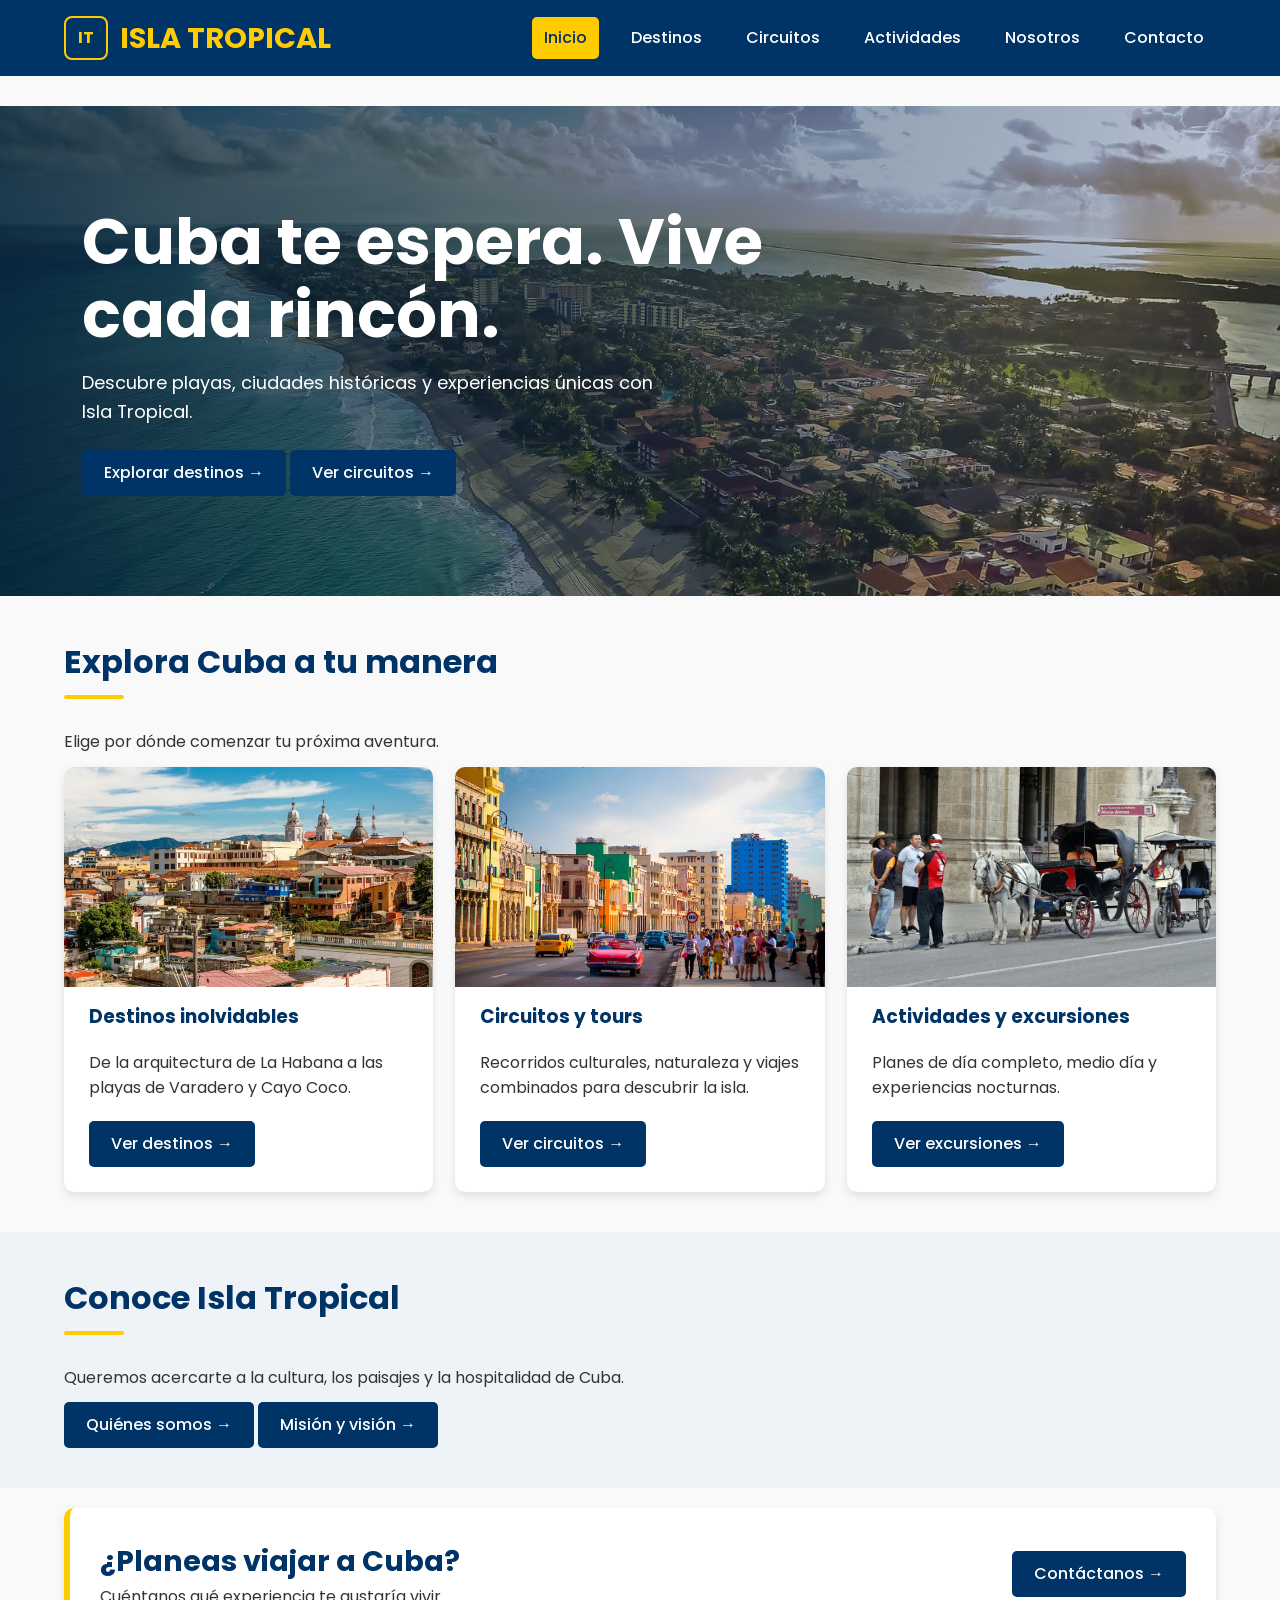
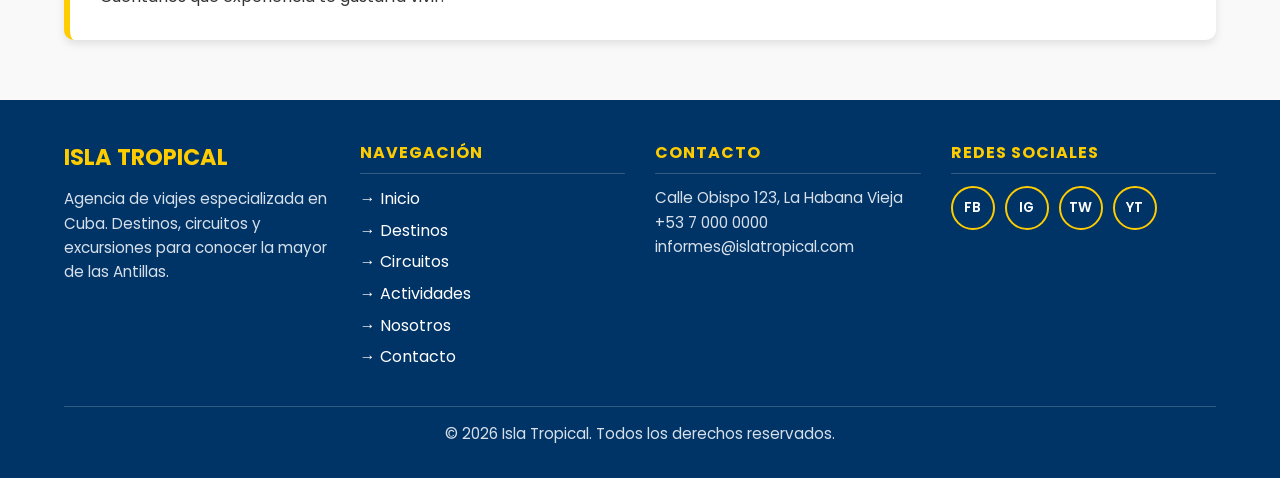
<file: AEW_Grupo9_TurismoCuba/index.html>
<!doctype html><html lang="es">
  <head>
    <meta charset="utf-8">
    <meta name="viewport" content="width=device-width,initial-scale=1">
    <title>Turismo | Isla Tropical</title>
    <meta name="description" content="Descubre Cuba con Isla Tropical: destinos, circuitos, actividades y excursiones para conocer su cultura, sus playas y su naturaleza.">
    <link rel="stylesheet" href="estilos.css">
    <meta name="robots"
      content="index, follow">
  </head>

  <body>
<header id="cabecera">
<div class="contenedor">
<a href="index.html" id="logo">
<span class="logo-icono">IT</span>
        ISLA TROPICAL
      </a>

<nav id="menu">
<ul>
<li><a class="activo" href="index.html">Inicio</a></li>
<li><a href="destinos.html">Destinos</a>
<ul>
<li><a href="destinos.html#la-habana">La Habana</a></li>
<li><a href="destinos.html#varadero">Varadero</a></li>
<li><a href="destinos.html#cayo-coco">Cayo Coco</a></li>
<li><a href="destinos.html#holguin">Holguín</a></li>
<li><a href="destinos.html#santiago">Santiago de Cuba</a></li>
</ul>
</li>
<li><a href="circuitos.html">Circuitos</a>
<ul>
<li><a href="circuitos.html#culturales">Culturales</a></li>
<li><a href="circuitos.html#naturaleza">Naturaleza</a></li>
<li><a href="circuitos.html#combinados">Combinados</a></li>
</ul>
</li>
<li><a href="actividades.html">Actividades</a>
<ul>
<li><a href="actividades.html#full-day">Full Day</a></li>
<li><a href="actividades.html#medio-dia">Medio Día</a></li>
<li><a href="actividades.html#nocturnas">Nocturnas</a></li>
</ul>
</li>
<li><a href="quienes-somos.html">Nosotros</a>
<ul>
<li><a href="quienes-somos.html">Quiénes somos</a></li>
<li><a href="mision-vision.html">Misión / Visión</a></li>
</ul>
</li>
<li><a href="contacto.html">Contacto</a></li>
</ul>
</nav>
</div>
</header><main>
<section class="hero hero-inicio"><div class="contenedor"><h1>Cuba te espera. Vive cada rincón.</h1><p>Descubre playas, ciudades históricas y experiencias únicas con Isla Tropical.</p><a class="boton" href="destinos.html">Explorar destinos →</a> <a class="boton" href="circuitos.html">Ver circuitos →</a></div></section>
<section class="seccion"><div class="contenedor"><h2 class="titulo">Explora Cuba a tu manera</h2><p>Elige por dónde comenzar tu próxima aventura.</p><div class="portada-grid">
<article class="tarjeta"><img src="img_index/in_1.jpg" alt="Destinos inolvidables"><div class="tarjeta-cuerpo"><h3>Destinos inolvidables</h3><p>De la arquitectura de La Habana a las playas de Varadero y Cayo Coco.</p><a class="boton" href="destinos.html">Ver destinos →</a></div></article>
<article class="tarjeta"><img src="img_index/in_2.jpg" alt="Circuitos y tours"><div class="tarjeta-cuerpo"><h3>Circuitos y tours</h3><p>Recorridos culturales, naturaleza y viajes combinados para descubrir la isla.</p><a class="boton" href="circuitos.html">Ver circuitos →</a></div></article>
<article class="tarjeta"><img src="img_index/in_3.webp" alt=""><div class="tarjeta-cuerpo"><h3>Actividades y excursiones</h3><p>Planes de día completo, medio día y experiencias nocturnas.</p><a class="boton" href="actividades.html">Ver excursiones →</a></div></article>
</div></div></section>
<section class="seccion seccion-gris"><div class="contenedor"><h2 class="titulo">Conoce Isla Tropical</h2><p>Queremos acercarte a la cultura, los paisajes y la hospitalidad de Cuba.</p><a class="boton" href="quienes-somos.html">Quiénes somos →</a> <a class="boton" href="mision-vision.html">Misión y visión →</a></div></section>
<section class="llamada"><div class="contenedor"><div><h2>¿Planeas viajar a Cuba?</h2><p>Cuéntanos qué experiencia te gustaría vivir.</p></div><a class="boton" href="contacto.html">Contáctanos →</a></div></section></main><footer id="pie">
<div class="contenedor">
<div class="pie-columnas">
<div>
<h3>ISLA TROPICAL</h3>
<p>Agencia de viajes especializada en Cuba. Destinos, circuitos y excursiones para conocer la mayor de las Antillas.</p>
</div>
<div>
<h4>Navegación</h4>
<ul>
<li><a href="index.html">→ Inicio</a></li>
<li><a href="destinos.html">→ Destinos</a></li>
<li><a href="circuitos.html">→ Circuitos</a></li>
<li><a href="actividades.html">→ Actividades</a></li>
<li><a href="quienes-somos.html">→ Nosotros</a></li>
<li><a href="contacto.html">→ Contacto</a></li>
</ul>
</div>
<div>
<h4>Contacto</h4>
<p>Calle Obispo 123, La Habana Vieja<br/>
             +53 7 000 0000<br/>
             informes@islatropical.com</p>
</div>
<div>
<h4>Redes sociales</h4>
<div class="redes">
<a class="red" href="https://www.facebook.com" target="_blank">FB</a>
<a class="red" href="https://www.instagram.com" target="_blank">IG</a>
<a class="red" href="https://www.x.com" target="_blank">TW</a>
<a class="red" href="https://www.youtube.com" target="_blank">YT</a>
</div>
</div>
</div>
<p class="pie-final">© 2026 Isla Tropical. Todos los derechos reservados.</p>
</div>
</footer></body></html>
</file>
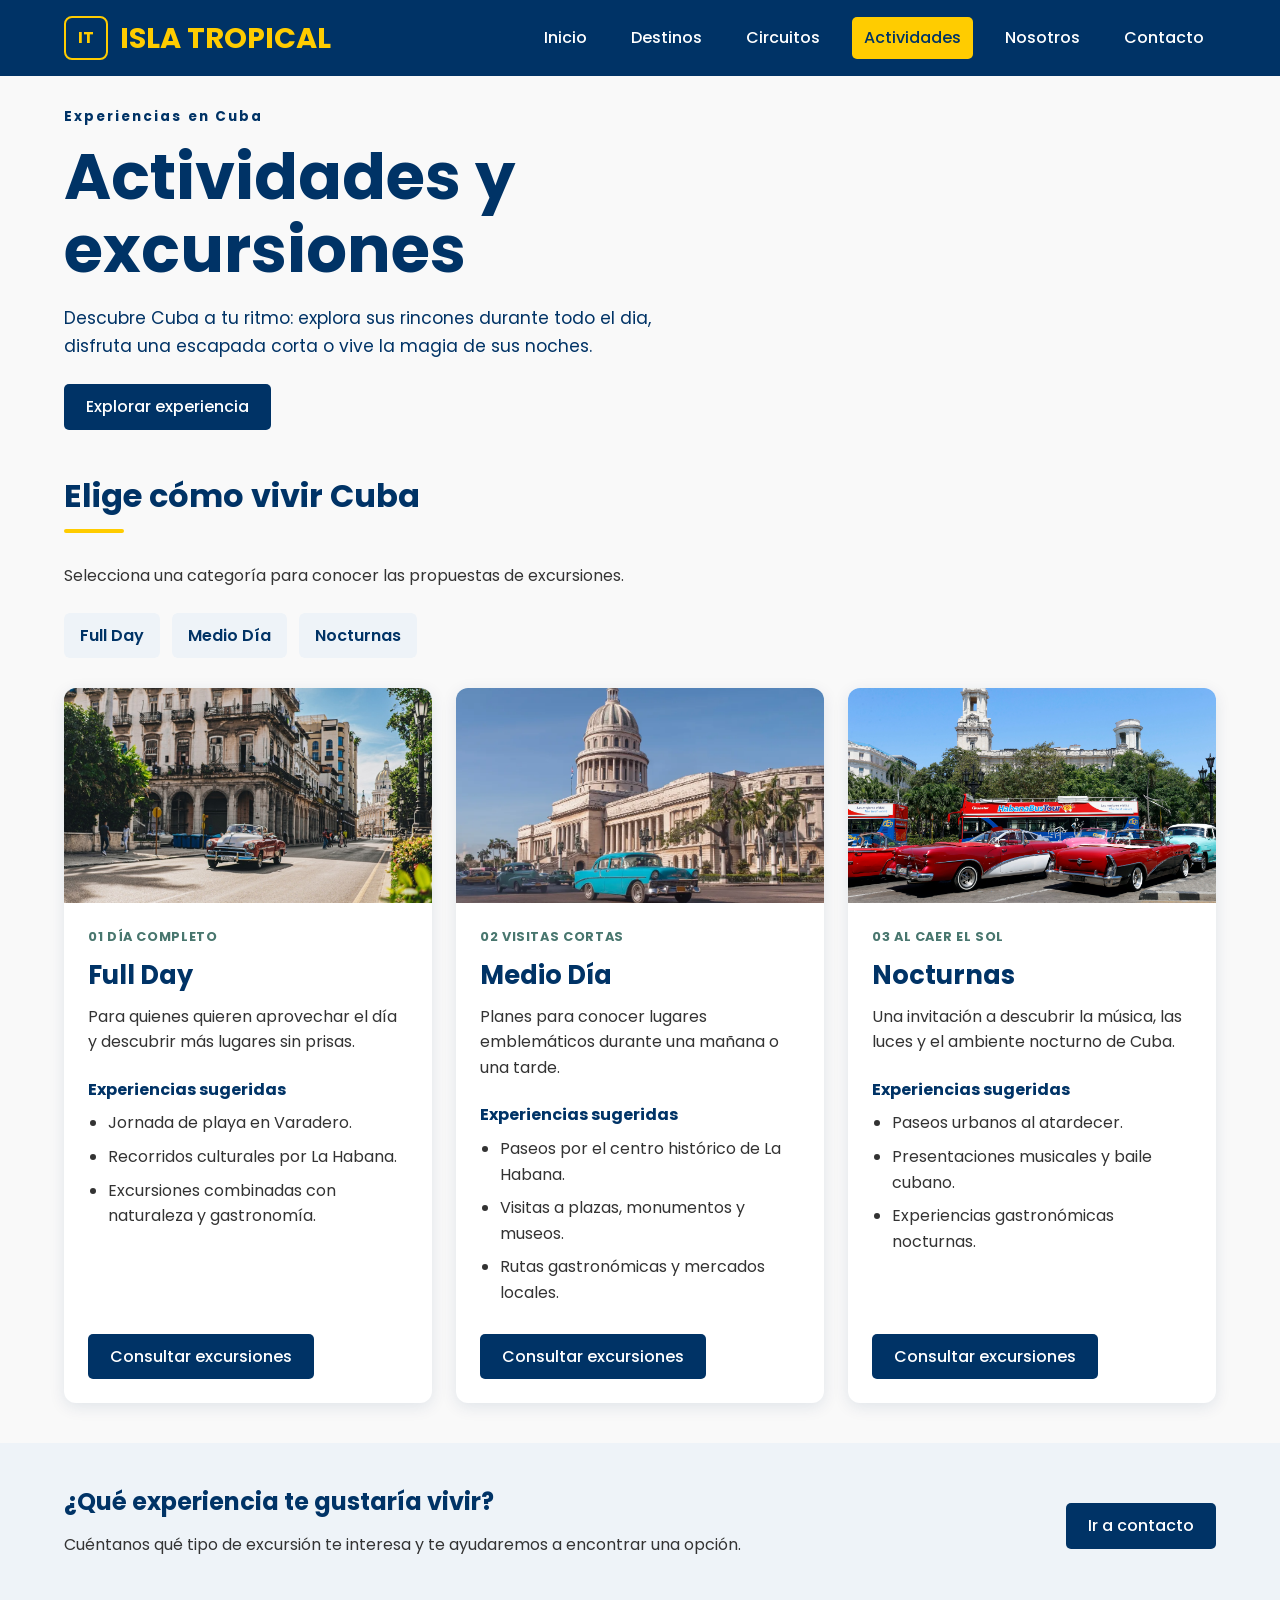
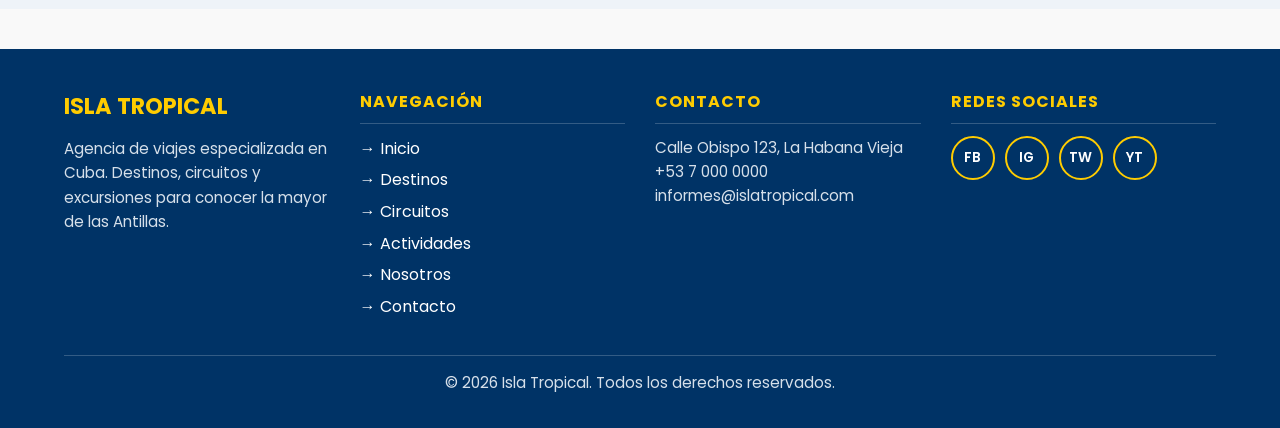
<file: AEW_Grupo9_TurismoCuba/actividades.html>
<!DOCTYPE html>
<html lang="es-PE">
 <head>
  <meta charset="utf-8"/>
  <meta content="width=device-width,initial-scale=1" name="viewport"/>
  <title>
   Actividades | Isla Tropical
  </title>
  <link href="estilos.css" rel="stylesheet"/>
  <link href="estilosactividades.css" rel="stylesheet"/>
 </head>
 <body>
  <header id="cabecera">
   <div class="contenedor">
    <a href="index.html" id="logo">
     <span class="logo-icono">
      IT
     </span>
     ISLA TROPICAL
    </a>
    
    <nav id="menu">
        <ul>
          <li><a href="index.html">Inicio</a></li>
          <li><a href="destinos.html">Destinos</a>
            <ul>
              <li><a href="destinos.html#la-habana">La Habana</a></li>
              <li><a href="destinos.html#varadero">Varadero</a></li>
              <li><a href="destinos.html#cayo-coco">Cayo Coco</a></li>
              <li><a href="destinos.html#holguin">Holguín</a></li>
              <li><a href="destinos.html#santiago">Santiago de Cuba</a></li>
            </ul>
          </li>
          <li><a href="circuitos.html">Circuitos</a>
            <ul>
              <li><a href="circuitos.html#Cultural">Culturales</a></li>
              <li><a href="circuitos.html#Naturaleza">Naturaleza</a></li>
              <li><a href="circuitos.html#Combinados">Combinados</a></li>
            </ul>
          </li>
          <li><a href="actividades.html" class="activo">Actividades</a>
            <ul>
              <li><a href="actividades.html#full-day">Full Day</a></li>
              <li><a href="actividades.html#medio-dia">Medio Día</a></li>
              <li><a href="actividades.html#nocturnas">Nocturnas</a></li>
            </ul>
          </li>
          <li><a href="quienes-somos.html">Nosotros</a>
            <ul>
              <li><a href="quienes-somos.html">Quiénes somos</a></li>
              <li><a href="mision-vision.html">Misión / Visión</a></li>
            </ul>
          </li>
          <li><a href="contacto.html" >Contacto</a></li>
        </ul>
      </nav>
    </div>
  </header>
   </div>
  </header>
  <main>
   <section class="actividades-hero">
    <div class="contenedor">
     <p class="etiqueta-actividades">
      Experiencias en Cuba
     </p>
     <h1 id="titulo-actividades">
      Actividades y excursiones
     </h1>
     <p>
      Descubre Cuba a tu ritmo: explora sus rincones durante todo el dia, disfruta una escapada corta o vive la magia de sus noches.
     </p>
     <a class="boton" href="#tipos-actividades">
      Explorar experiencia
     </a>
    </div>
   </section>
   <section class="seccion" id="tipos-actividades">
    <div class="contenedor">
     <h2 class="titulo">
      Elige cómo vivir Cuba
     </h2>
     <p>
      Selecciona una categoría para conocer las propuestas de excursiones.
     </p>
     <nav aria-label="Categorías de excursiones" class="enlaces-categorias">
      <a href="#full-day">
       Full Day
      </a>
      <a href="#medio-dia">
       Medio Día
      </a>
      <a href="#nocturnas">
       Nocturnas
      </a>
     </nav>
     <div class="actividades-grid">
      <article class="actividad-card" id="full-day">
       <img alt="Vista aérea de una playa de Varadero" loading="lazy" src="img_act/act_1.jpg">
       <div class="actividad-cuerpo">
        <span class="actividad-tipo">
         01 Día completo
        </span>
        <h3>
         Full Day
        </h3>
        <p>
         Para quienes quieren aprovechar el día y descubrir más lugares sin prisas.
        </p>
        <h4>
         Experiencias sugeridas
        </h4>
        <ul>
         <li>
          Jornada de playa en Varadero.
         </li>
         <li>
          Recorridos culturales por La Habana.
         </li>
         <li>
          Excursiones combinadas con naturaleza y gastronomía.
         </li>
        </ul>
        <a class="boton" href="contacto.html">
         Consultar excursiones
        </a>
       </div>
      </article>
      <article class="actividad-card" id="medio-dia">
       <img alt="Vista del Capitolio de La Habana al atardecer" loading="lazy" src="img_act/act_2.webp"/>
       <div class="actividad-cuerpo">
        <span class="actividad-tipo">
         02 Visitas cortas
        </span>
        <h3>
         Medio Día
        </h3>
        <p>
         Planes para conocer lugares emblemáticos durante una mañana o una tarde.
        </p>
        <h4>
         Experiencias sugeridas
        </h4>
        <ul>
         <li>
          Paseos por el centro histórico de La Habana.
         </li>
         <li>
          Visitas a plazas, monumentos y museos.
         </li>
         <li>
          Rutas gastronómicas y mercados locales.
         </li>
        </ul>
        <a class="boton" href="contacto.html">
         Consultar excursiones
        </a>
       </div>
      </article>
      <article class="actividad-card" id="nocturnas">
       <img alt="La Habana iluminada durante el atardecer" loading="lazy" src="img_act/act_3.webp"/>
       <div class="actividad-cuerpo">
        <span class="actividad-tipo">
         03 Al caer el sol
        </span>
        <h3>
         Nocturnas
        </h3>
        <p>
         Una invitación a descubrir la música, las luces y el ambiente nocturno de Cuba.
        </p>
        <h4>
         Experiencias sugeridas
        </h4>
        <ul>
         <li>
          Paseos urbanos al atardecer.
         </li>
         <li>
          Presentaciones musicales y baile cubano.
         </li>
         <li>
          Experiencias gastronómicas nocturnas.
         </li>
        </ul>
        <a class="boton" href="contacto.html">
         Consultar excursiones
        </a>
       </div>
      </article>
     </div>
    </div>
   </section>
   <section class="seccion seccion-gris">
    <div class="contenedor llamada-actividades">
     <div>
      <h2>
       ¿Qué experiencia te gustaría vivir?
      </h2>
      <p>
       Cuéntanos qué tipo de excursión te interesa y te ayudaremos a encontrar una opción.
      </p>
     </div>
     <a class="boton" href="contacto.html">
      Ir a contacto 
     </a>
    </div>
   </section>
  </main>
  <footer id="pie">
    <div class="contenedor">
      <div class="pie-columnas">
        <div>
          <h3>ISLA TROPICAL</h3>
          <p>Agencia de viajes especializada en Cuba. Destinos, circuitos y excursiones para conocer la mayor de las Antillas.</p>
        </div>

        <div>
          <h4>Navegación</h4>
          <ul>
            <li><a href="index.html">→ Inicio</a></li>
            <li><a href="destinos.html">→ Destinos</a></li>
            <li><a href="circuitos.html">→ Circuitos</a></li>
            <li><a href="actividades.html">→ Actividades</a></li>
            <li><a href="quienes-somos.html">→ Nosotros</a></li>
            <li><a href="contacto.html">→ Contacto</a></li>
          </ul>
        </div>

        <div>
          <h4>Contacto</h4>
          <p>Calle Obispo 123, La Habana Vieja<br>
             +53 7 000 0000<br>
             informes@islatropical.com</p>
        </div>

        <div>
          <h4>Redes sociales</h4>
          <div class="redes">
            <a href="https://www.facebook.com" target="_blank" class="red">FB</a>
            <a href="https://www.instagram.com" target="_blank" class="red">IG</a>
            <a href="https://www.x.com" target="_blank" class="red">TW</a>
            <a href="https://www.youtube.com" target="_blank" class="red">YT</a>
          </div>
        </div>
      </div>

      <p class="pie-final">© 2026 Isla Tropical. Todos los derechos reservados.</p>
    </div>
  </footer>
 </body>
</html>
</file>
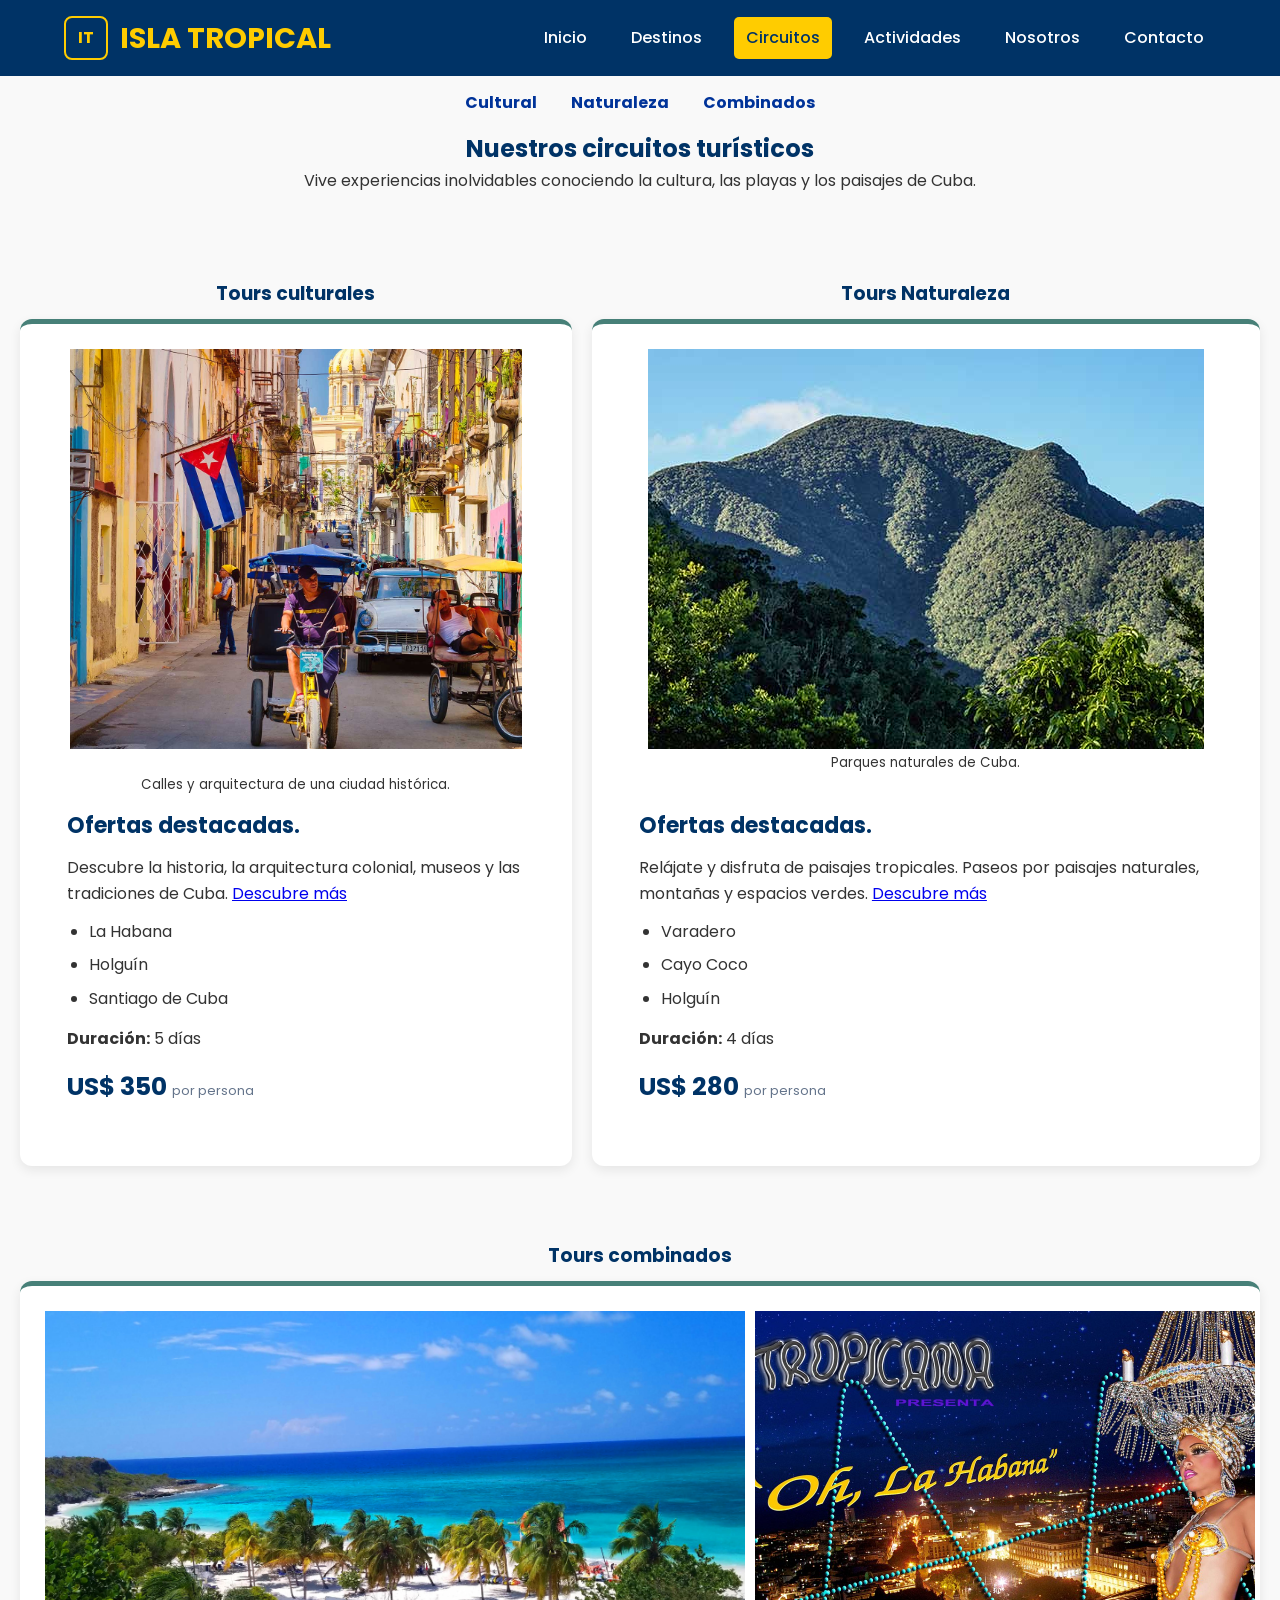
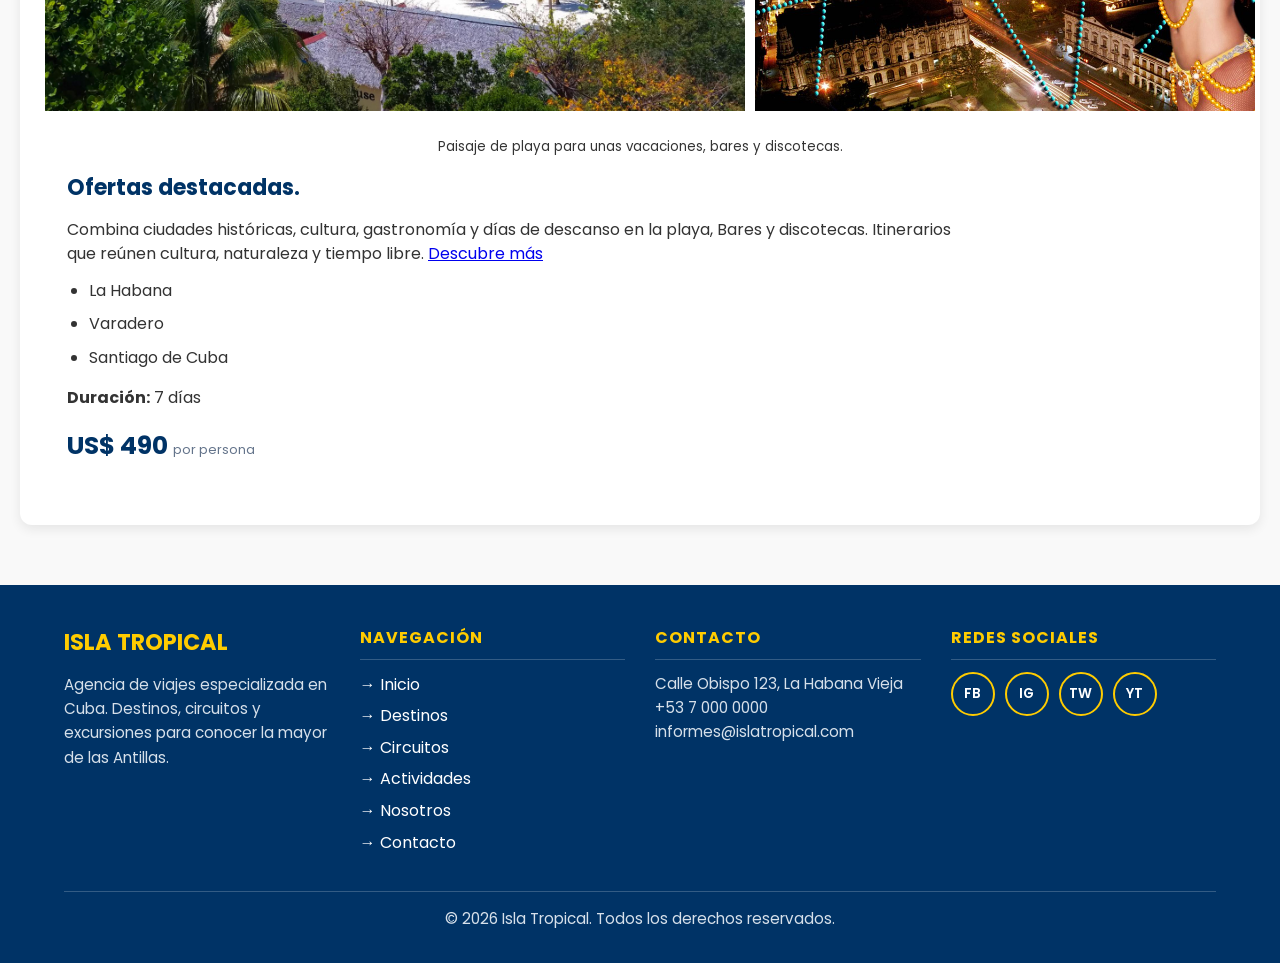
<file: AEW_Grupo9_TurismoCuba/circuitos.html>
<!DOCTYPE html>
<html lang="es-PE">
<head>
    <meta charset="UTF-8">
    <meta name="viewport" content="width=device-width, initial-scale=1.0">
    <link rel="stylesheet" href="estilos.css">
    <link rel="stylesheet" href="estiloscircuitos.css">
    <title>Circuitos y Tours Turísticos</title>
    </head>

<body>

  <header id="cabecera">
    <div class="contenedor">
      <a href="index.html" id="logo">
        <span class="logo-icono">IT</span>
        ISLA TROPICAL
      </a>

      <nav id="menu">
        <ul>
          <li><a href="index.html">Inicio</a></li>
          <li><a href="destinos.html">Destinos</a>
            <ul>
              <li><a href="destinos.html#la-habana">La Habana</a></li>
              <li><a href="destinos.html#varadero">Varadero</a></li>
              <li><a href="destinos.html#cayo-coco">Cayo Coco</a></li>
              <li><a href="destinos.html#holguin">Holguín</a></li>
              <li><a href="destinos.html#santiago">Santiago de Cuba</a></li>
            </ul>
          </li>
          <li><a href="circuitos.html" class="activo">Circuitos</a>
            <ul>
              <li><a href="circuitos.html#Cultural">Culturales</a></li>
              <li><a href="circuitos.html#Naturaleza">Naturaleza</a></li>
              <li><a href="circuitos.html#Combinados">Combinados</a></li>
            </ul>
          </li>
          <li><a href="actividades.html">Actividades</a>
            <ul>
              <li><a href="actividades.html#full-day">Full Day</a></li>
              <li><a href="actividades.html#medio-dia">Medio Día</a></li>
              <li><a href="actividades.html#nocturnas">Nocturnas</a></li>
            </ul>
          </li>
          <li><a href="quienes-somos.html">Nosotros</a>
            <ul>
              <li><a href="quienes-somos.html">Quiénes somos</a></li>
              <li><a href="mision-vision.html">Misión / Visión</a></li>
            </ul>
          </li>
          <li><a href="contacto.html" >Contacto</a></li>
        </ul>
      </nav>
    </div>
  </header>

    <nav id="navegacion">
        <a href="#Cultural">Cultural</a>
        <a href="#Naturaleza">Naturaleza</a>
        <a href="#Combinados">Combinados</a>            
    </nav>
        
    <section >
        <h2 class="subtitulo" style="text-align: center;">Nuestros circuitos turísticos</h2>
        <p style="text-align: center;">Vive experiencias inolvidables conociendo la cultura,
            las playas y los paisajes de Cuba.
        </p>
    </section>      

    <main> 
        <div id="separados">
            <div>
                <section class="presentacion" id="Cultural"><h3>Tours culturales</h3></section>              
                <article class="tarjeta">
                    <img src="img_circuitos/Ciudades-de-Cuba.jpg"alt="Calles y arquitectura de una ciudad histórica">
                        <div class="contenido">
                        <p style="text-align: center;"><small>Calles y arquitectura de una ciudad histórica.</small></p>    
                        <h3>Ofertas destacadas.</h3>
                        <p> Descubre la historia, la arquitectura
                            colonial, museos y las tradiciones de Cuba.
                        <a href="https://es.wikipedia.org/wiki/Anexo:Patrimonio_de_la_Humanidad_en_Cuba" target="_blank">Descubre más</a>   
                        </p>
                        <ul>
                            <li>La Habana</li>
                            <li>Holguín</li>
                            <li>Santiago de Cuba</li>
                        </ul>

                        <p><strong>Duración:</strong> 5 días</p>

                        <p class="precio">
                                US$ 350
                        <small>por persona</small>
                        </p>                  
                    </div>
                </article>
            </div>
            <div>
                <section class="presentacion" id="Naturaleza"><h3>Tours Naturaleza</h3></section>   
                <article class="tarjeta">
                    <img src="img_circuitos/naturaleza2.jpg" alt="">
                    <p style="text-align: center;"><small>Parques naturales de Cuba.</small></p>   
                    <div class="contenido">
                        <h3>Ofertas destacadas.</h3>
                        <p>Relájate y disfruta de paisajes tropicales. Paseos por paisajes naturales,
                            montañas y espacios verdes.
                        <a href="https://es.wikipedia.org/wiki/Parques_nacionales_de_Cuba" target="_blank">Descubre más</a>              
                        </p>
                        <ul>
                        <li>Varadero</li>
                        <li>Cayo Coco</li>
                        <li>Holguín</li>
                        </ul>
                        <p><strong>Duración:</strong> 4 días</p>
                        <p class="precio">
                                US$ 280
                        <small>por persona</small>
                        </p>                 
                    </div>
                </article>
            </div>
        </div>

        <div id="mixto">
        <section class="presentacion" id="Combinados"><h3>Tours combinados</h3></section>
            <article class="tarjeta">
            <div class="contenedor-imagenes">      
                <img src="img_circuitos/playa.jpg" alt="">
                <img src="img_circuitos/foto1.jpg" >        
            </div>      
                <div class="contenido">
                    <p style="text-align: center;"><small>Paisaje de playa para unas vacaciones, bares y discotecas.</small></p>
                    <h3>Ofertas destacadas.</h3>
                    <p class="descripcion">Combina ciudades históricas, cultura,
                    gastronomía y días de descanso en la playa, Bares y discotecas.
                    Itinerarios que reúnen cultura, naturaleza y tiempo libre.
                        <a href="https://es.wikipedia.org/wiki/Varadero" target="_blank">Descubre más</a>
                    
                    </p>
                    

                        <ul>
                        <li>La Habana</li>
                        <li>Varadero</li>
                        <li>Santiago de Cuba</li>
                        </ul>

                    <p><strong>Duración:</strong> 7 días</p>

                    <p class="precio">
                    US$ 490
                    <small>por persona</small>
                    </p>

                
                </div>
                </article>
        </div>         
    </main>

  <footer id="pie">
    <div class="contenedor">
      <div class="pie-columnas">
        <div>
          <h3>ISLA TROPICAL</h3>
          <p>Agencia de viajes especializada en Cuba. Destinos, circuitos y excursiones para conocer la mayor de las Antillas.</p>
        </div>

        <div>
          <h4>Navegación</h4>
          <ul>
            <li><a href="index.html">→ Inicio</a></li>
            <li><a href="destinos.html">→ Destinos</a></li>
            <li><a href="circuitos.html">→ Circuitos</a></li>
            <li><a href="actividades.html">→ Actividades</a></li>
            <li><a href="quienes-somos.html">→ Nosotros</a></li>
            <li><a href="contacto.html">→ Contacto</a></li>
          </ul>
        </div>

        <div>
          <h4>Contacto</h4>
          <p>Calle Obispo 123, La Habana Vieja<br>
             +53 7 000 0000<br>
             informes@islatropical.com</p>
        </div>

        <div>
          <h4>Redes sociales</h4>
          <div class="redes">
            <a href="https://www.facebook.com" target="_blank" class="red">FB</a>
            <a href="https://www.instagram.com" target="_blank" class="red">IG</a>
            <a href="https://www.x.com" target="_blank" class="red">TW</a>
            <a href="https://www.youtube.com" target="_blank" class="red">YT</a>
          </div>
        </div>
      </div>

      <p class="pie-final">© 2026 Isla Tropical. Todos los derechos reservados.</p>
    </div>
  </footer>

</body>
</html>
</file>
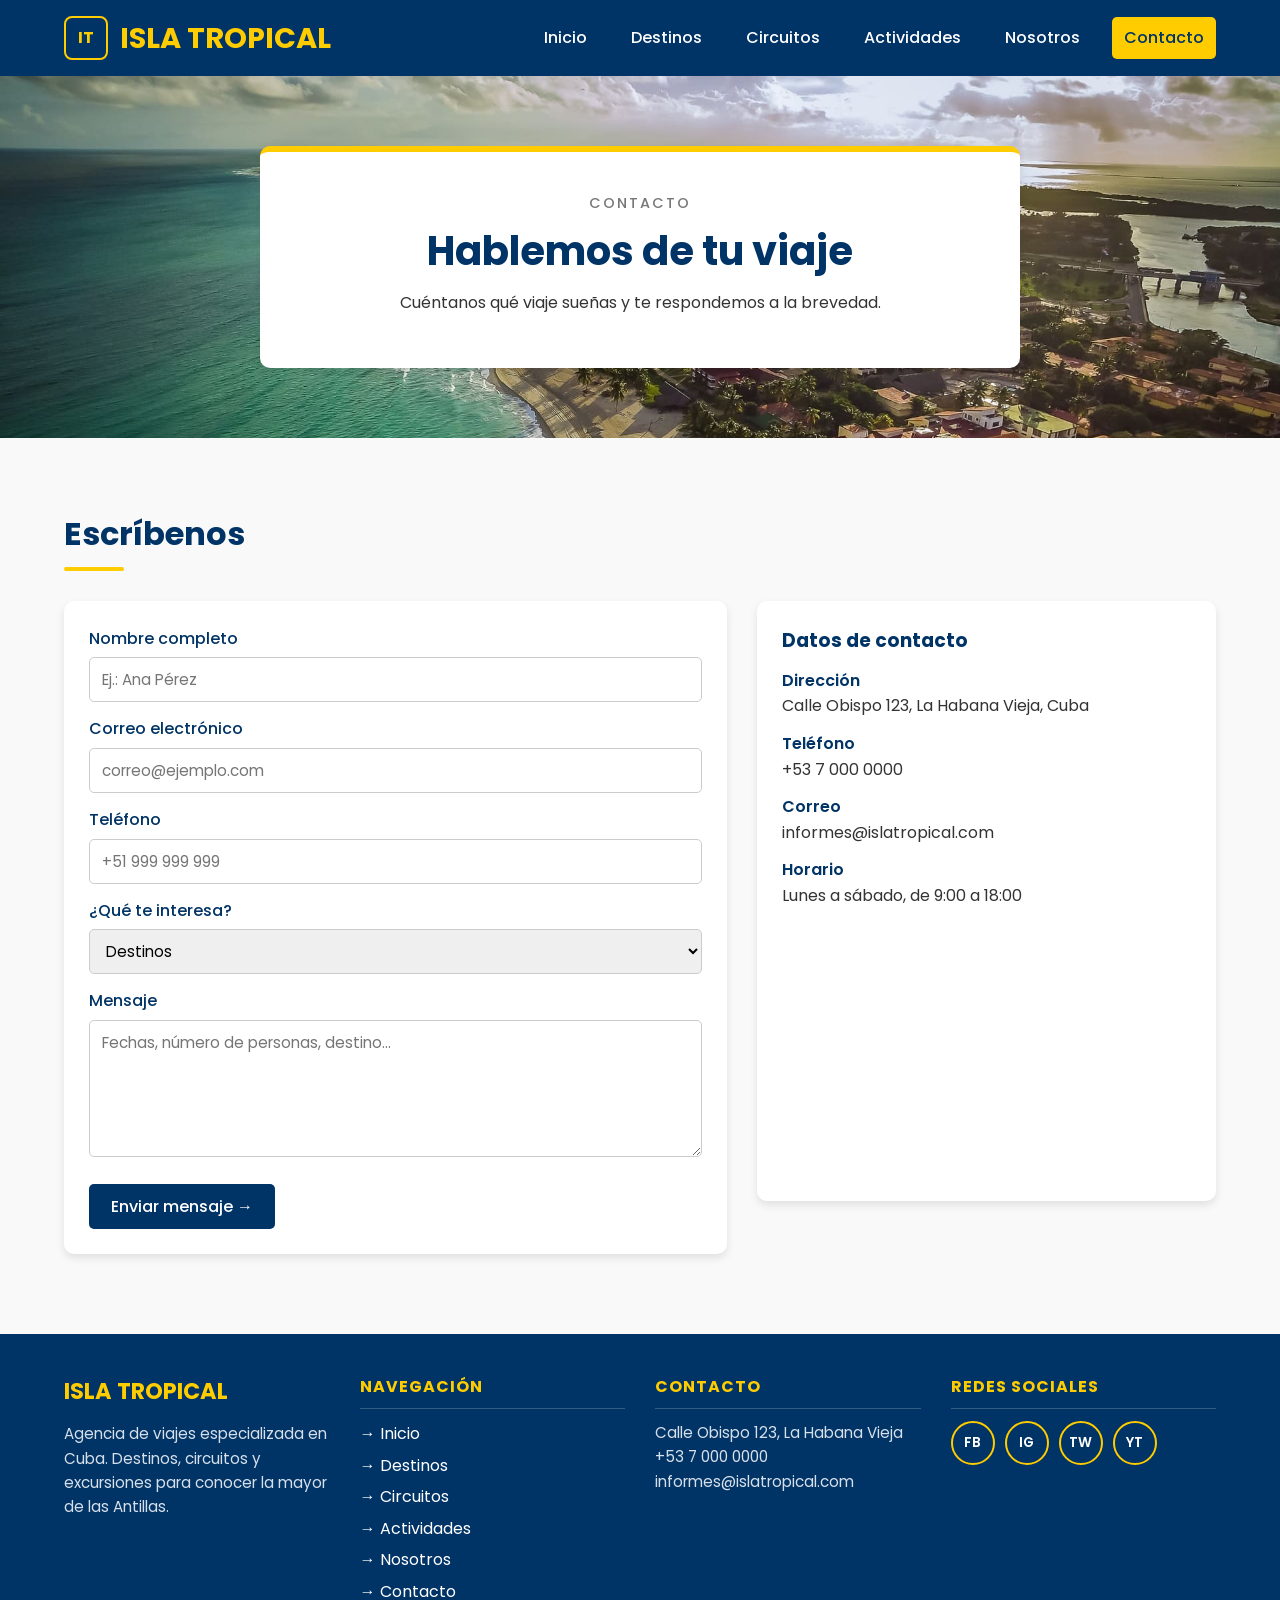
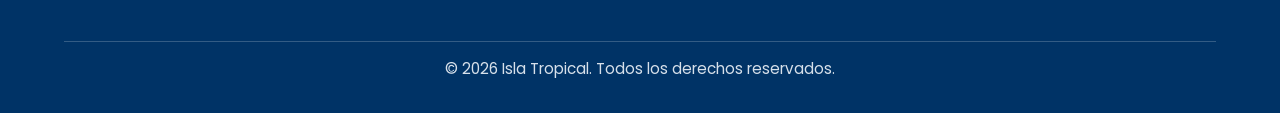
<file: AEW_Grupo9_TurismoCuba/contacto.html>
<!DOCTYPE html>

<html lang="es">
<head>
<meta charset="utf-8"/>
<meta content="width=device-width, initial-scale=1.0" name="viewport"/>
<title>Contacto | Isla Tropical</title>
<link href="estilos.css" rel="stylesheet"/>
</head>
<body>
<!--  CABECERA  -->
<header id="cabecera">
<div class="contenedor">
<a href="index.html" id="logo">
<span class="logo-icono">IT</span>
        ISLA TROPICAL
      </a>
<nav id="menu">
<ul>
<li><a href="index.html">Inicio</a></li>
<li><a href="destinos.html">Destinos</a>
<ul>
<li><a href="destinos.html#la-habana">La Habana</a></li>
<li><a href="destinos.html#varadero">Varadero</a></li>
<li><a href="destinos.html#cayo-coco">Cayo Coco</a></li>
<li><a href="destinos.html#holguin">Holguín</a></li>
<li><a href="destinos.html#santiago">Santiago de Cuba</a></li>
</ul>
</li>
<li><a href="circuitos.html">Circuitos</a>
<ul>
<li><a href="circuitos.html#culturales">Culturales</a></li>
<li><a href="circuitos.html#naturaleza">Naturaleza</a></li>
<li><a href="circuitos.html#combinados">Combinados</a></li>
</ul>
</li>
<li><a href="actividades.html">Actividades</a>
<ul>
<li><a href="actividades.html#full-day">Full Day</a></li>
<li><a href="actividades.html#medio-dia">Medio Día</a></li>
<li><a href="actividades.html#nocturnas">Nocturnas</a></li>
</ul>
</li>
<li><a href="quienes-somos.html">Nosotros</a>
<ul>
<li><a href="quienes-somos.html">Quiénes somos</a></li>
<li><a href="mision-vision.html">Misión / Visión</a></li>
</ul>
</li>
<li><a class="activo" href="contacto.html">Contacto</a></li>
</ul>
</nav>
</div>
</header>

<section class="hero hero-contacto">
<div class="hero-caja">
<p class="hero-etiqueta">Contacto</p>
<h1>Hablemos de tu viaje</h1>
<p>Cuéntanos qué viaje sueñas y te respondemos a la brevedad.</p>
</div>
</section>

<main>
<section class="seccion">
<div class="contenedor">
<h2 class="titulo">Escríbenos</h2>
<div class="contacto">

  <article class="tarjeta">
<form action="#" class="formulario" method="post">
<label for="nombre">Nombre completo</label>
<input id="nombre" name="nombre" placeholder="Ej.: Ana Pérez" required="" type="text"/>
<label for="correo">Correo electrónico</label>
<input id="correo" name="correo" placeholder="correo@ejemplo.com" required="" type="email"/>
<label for="telefono">Teléfono</label>
<input id="telefono" name="telefono" placeholder="+51 999 999 999" type="tel"/>
<label for="interes">¿Qué te interesa?</label>
<select id="interes" name="interes">
<option value="destinos">Destinos</option>
<option value="circuitos">Circuitos / Tours</option>
<option value="actividades">Actividades / Excursiones</option>
<option value="otro">Otro</option>
</select>
<label for="mensaje">Mensaje</label>
<textarea id="mensaje" name="mensaje" placeholder="Fechas, número de personas, destino..." rows="5"></textarea>
<button class="boton" type="submit">Enviar mensaje →</button><p id="aviso-formulario" hidden role="status">Este formulario es una demostración. Aún no está conectado a un servicio de envío.</p>
</form>
</article>

<aside class="tarjeta">
<h3>Datos de contacto</h3>
<dl class="datos">
<dt>Dirección</dt>
<dd>Calle Obispo 123, La Habana Vieja, Cuba</dd>
<dt>Teléfono</dt>
<dd>+53 7 000 0000</dd>
<dt>Correo</dt>
<dd>informes@islatropical.com</dd>
<dt>Horario</dt>
<dd>Lunes a sábado, de 9:00 a 18:00</dd>
</dl>
<iframe class="mapa" loading="lazy" src="https://maps.google.com/maps?q=La%20Habana%20Vieja%2C%20Cuba&amp;z=14&amp;output=embed" title="Mapa de ubicación de Isla Tropical"></iframe>
</aside>
</div>
</div>
</section>
</main>

<footer id="pie">
<div class="contenedor">
<div class="pie-columnas">
<div>
<h3>ISLA TROPICAL</h3>
<p>Agencia de viajes especializada en Cuba. Destinos, circuitos y excursiones para conocer la mayor de las Antillas.</p>
</div>
<div>
<h4>Navegación</h4>
<ul>
<li><a href="index.html">→ Inicio</a></li>
<li><a href="destinos.html">→ Destinos</a></li>
<li><a href="circuitos.html">→ Circuitos</a></li>
<li><a href="actividades.html">→ Actividades</a></li>
<li><a href="quienes-somos.html">→ Nosotros</a></li>
<li><a href="contacto.html">→ Contacto</a></li>
</ul>
</div>
<div>
<h4>Contacto</h4>
<p>Calle Obispo 123, La Habana Vieja<br/>
             +53 7 000 0000<br/>
             informes@islatropical.com</p>
</div>
<div>
<h4>Redes sociales</h4>
<div class="redes">
<a class="red" href="https://www.facebook.com" target="_blank">FB</a>
<a class="red" href="https://www.instagram.com" target="_blank">IG</a>
<a class="red" href="https://www.x.com" target="_blank">TW</a>
<a class="red" href="https://www.youtube.com" target="_blank">YT</a>
</div>
</div>
</div>
<p class="pie-final">© 2026 Isla Tropical. Todos los derechos reservados.</p>
</div>
</footer>
</body>
</html>
</file>
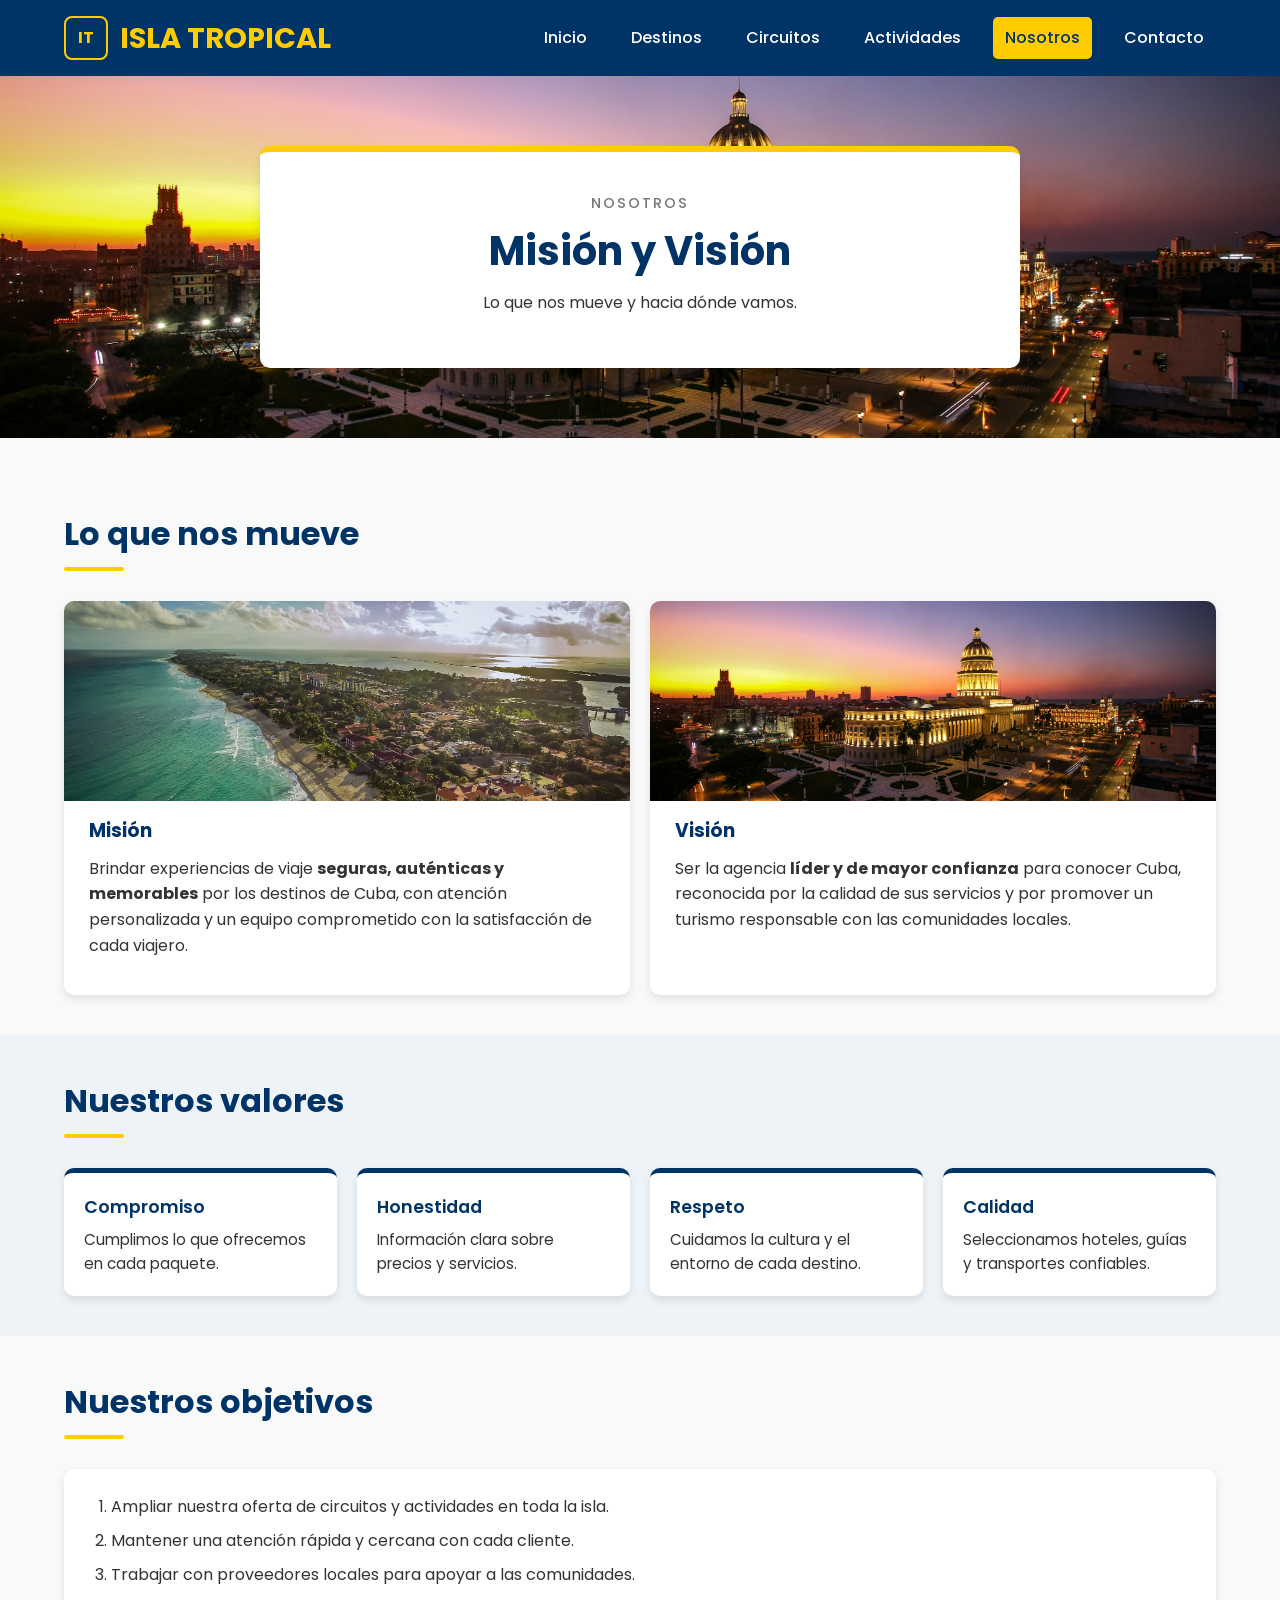
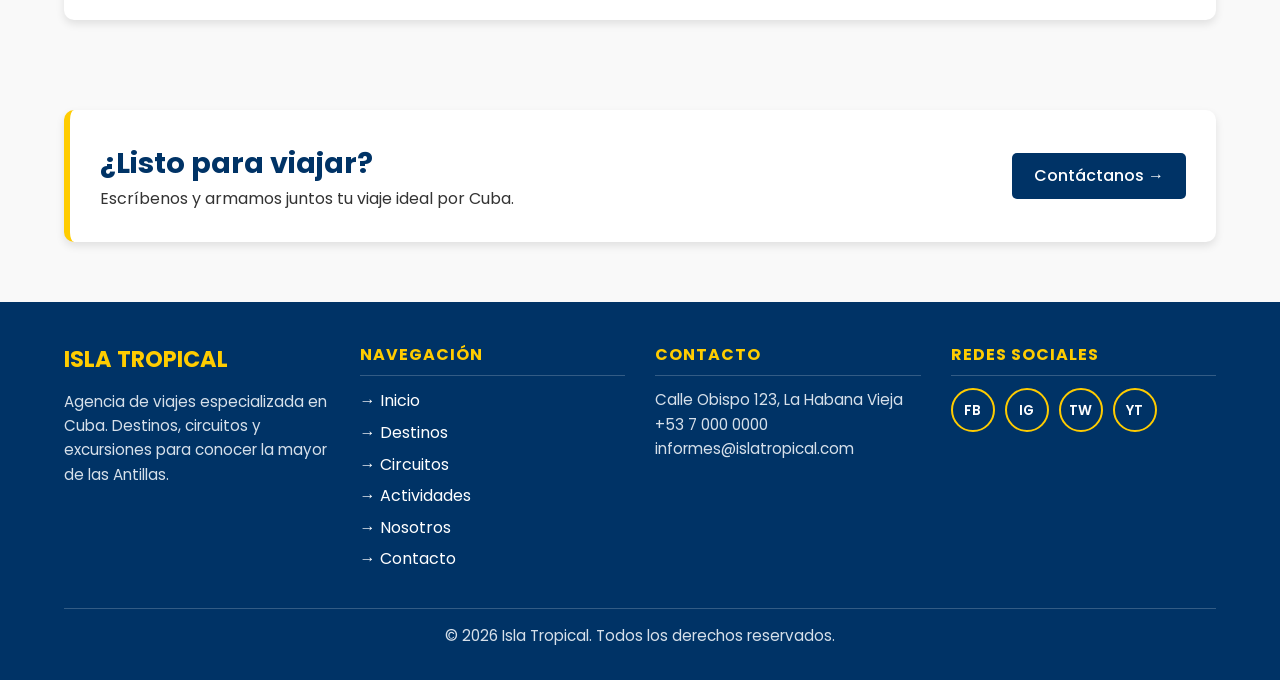
<file: AEW_Grupo9_TurismoCuba/mision-vision.html>
<!DOCTYPE html>

<html lang="es">
<head>
<meta charset="utf-8"/>
<meta content="width=device-width, initial-scale=1.0" name="viewport"/>
<title>Misión y Visión | Isla Tropical</title>
<link href="estilos.css" rel="stylesheet"/>
</head>
<body>

  <header id="cabecera">
<div class="contenedor">
<a href="index.html" id="logo">
<span class="logo-icono">IT</span>
        ISLA TROPICAL
      </a>

<nav id="menu">
<ul>
<li><a href="index.html">Inicio</a></li>
<li><a href="destinos.html">Destinos</a>
<ul>
<li><a href="destinos.html#la-habana">La Habana</a></li>
<li><a href="destinos.html#varadero">Varadero</a></li>
<li><a href="destinos.html#cayo-coco">Cayo Coco</a></li>
<li><a href="destinos.html#holguin">Holguín</a></li>
<li><a href="destinos.html#santiago">Santiago de Cuba</a></li>
</ul>
</li>
<li><a href="circuitos.html">Circuitos</a>
<ul>
<li><a href="circuitos.html#culturales">Culturales</a></li>
<li><a href="circuitos.html#naturaleza">Naturaleza</a></li>
<li><a href="circuitos.html#combinados">Combinados</a></li>
</ul>
</li>
<li><a href="actividades.html">Actividades</a>
<ul>
<li><a href="actividades.html#full-day">Full Day</a></li>
<li><a href="actividades.html#medio-dia">Medio Día</a></li>
<li><a href="actividades.html#nocturnas">Nocturnas</a></li>
</ul>
</li>
<li><a class="activo" href="quienes-somos.html">Nosotros</a>
<ul>
<li><a href="quienes-somos.html">Quiénes somos</a></li>
<li><a href="mision-vision.html">Misión / Visión</a></li>
</ul>
</li>
<li><a href="contacto.html">Contacto</a></li>
</ul>
</nav>
</div>
</header>

<section class="hero hero-nosotros">
<div class="hero-caja">
<p class="hero-etiqueta">Nosotros</p>
<h1>Misión y Visión</h1>
<p>Lo que nos mueve y hacia dónde vamos.</p>
</div>
</section>
<main>

  <section class="seccion">
<div class="contenedor">
<h2 class="titulo">Lo que nos mueve</h2>
<div class="dos-columnas">
<article class="tarjeta tarjeta-imagen">
<img alt="Viajeros recorriendo Cuba" height="360" src="varadero.jpg" width="600"/>
<div class="tarjeta-cuerpo">
<h3>Misión</h3>
<p>
                Brindar experiencias de viaje <strong>seguras, auténticas y memorables</strong> por los
                destinos de Cuba, con atención personalizada y un equipo comprometido con la
                satisfacción de cada viajero.
              </p>
</div>
</article>
<article class="tarjeta tarjeta-imagen">
<img alt="Atardecer en la costa cubana" height="360" src="la-habana.jpg" width="600"/>
<div class="tarjeta-cuerpo">
<h3>Visión</h3>
<p>
                Ser la agencia <strong>líder y de mayor confianza</strong> para conocer Cuba,
                reconocida por la calidad de sus servicios y por promover un turismo responsable con
                las comunidades locales.
              </p>
</div>
</article>
</div>
</div>
</section>

<section class="seccion seccion-gris">
<div class="contenedor">
<h2 class="titulo">Nuestros valores</h2>
<dl class="valores">
<div class="valor">
<dt>Compromiso</dt>
<dd>Cumplimos lo que ofrecemos en cada paquete.</dd>
</div>
<div class="valor">
<dt>Honestidad</dt>
<dd>Información clara sobre precios y servicios.</dd>
</div>
<div class="valor">
<dt>Respeto</dt>
<dd>Cuidamos la cultura y el entorno de cada destino.</dd>
</div>
<div class="valor">
<dt>Calidad</dt>
<dd>Seleccionamos hoteles, guías y transportes confiables.</dd>
</div>
</dl>
</div>
</section>

<section class="seccion">
<div class="contenedor">
<h2 class="titulo">Nuestros objetivos</h2>
<article class="tarjeta">
<ol>
<li>Ampliar nuestra oferta de circuitos y actividades en toda la isla.</li>
<li>Mantener una atención rápida y cercana con cada cliente.</li>
<li>Trabajar con proveedores locales para apoyar a las comunidades.</li>
</ol>
</article>
</div>
</section>
</main>

<section class="llamada">
<div class="contenedor">
<div>
<h2>¿Listo para viajar?</h2>
<p>Escríbenos y armamos juntos tu viaje ideal por Cuba.</p>
</div>
<a class="boton" href="contacto.html">Contáctanos →</a>
</div>
</section>

<footer id="pie">
<div class="contenedor">
<div class="pie-columnas">
<div>
<h3>ISLA TROPICAL</h3>
<p>Agencia de viajes especializada en Cuba. Destinos, circuitos y excursiones para conocer la mayor de las Antillas.</p>
</div>
<div>
<h4>Navegación</h4>
<ul>
<li><a href="index.html">→ Inicio</a></li>
<li><a href="destinos.html">→ Destinos</a></li>
<li><a href="circuitos.html">→ Circuitos</a></li>
<li><a href="actividades.html">→ Actividades</a></li>
<li><a href="quienes-somos.html">→ Nosotros</a></li>
<li><a href="contacto.html">→ Contacto</a></li>
</ul>
</div>
<div>
<h4>Contacto</h4>
<p>Calle Obispo 123, La Habana Vieja<br/>
             +53 7 000 0000<br/>
             informes@islatropical.com</p>
</div>
<div>
<h4>Redes sociales</h4>
<div class="redes">
<a class="red" href="https://www.facebook.com" target="_blank">FB</a>
<a class="red" href="https://www.instagram.com" target="_blank">IG</a>
<a class="red" href="https://www.x.com" target="_blank">TW</a>
<a class="red" href="https://www.youtube.com" target="_blank">YT</a>
</div>
</div>
</div>
<p class="pie-final">© 2026 Isla Tropical. Todos los derechos reservados.</p>
</div>
</footer>
</body>
</html>
</file>
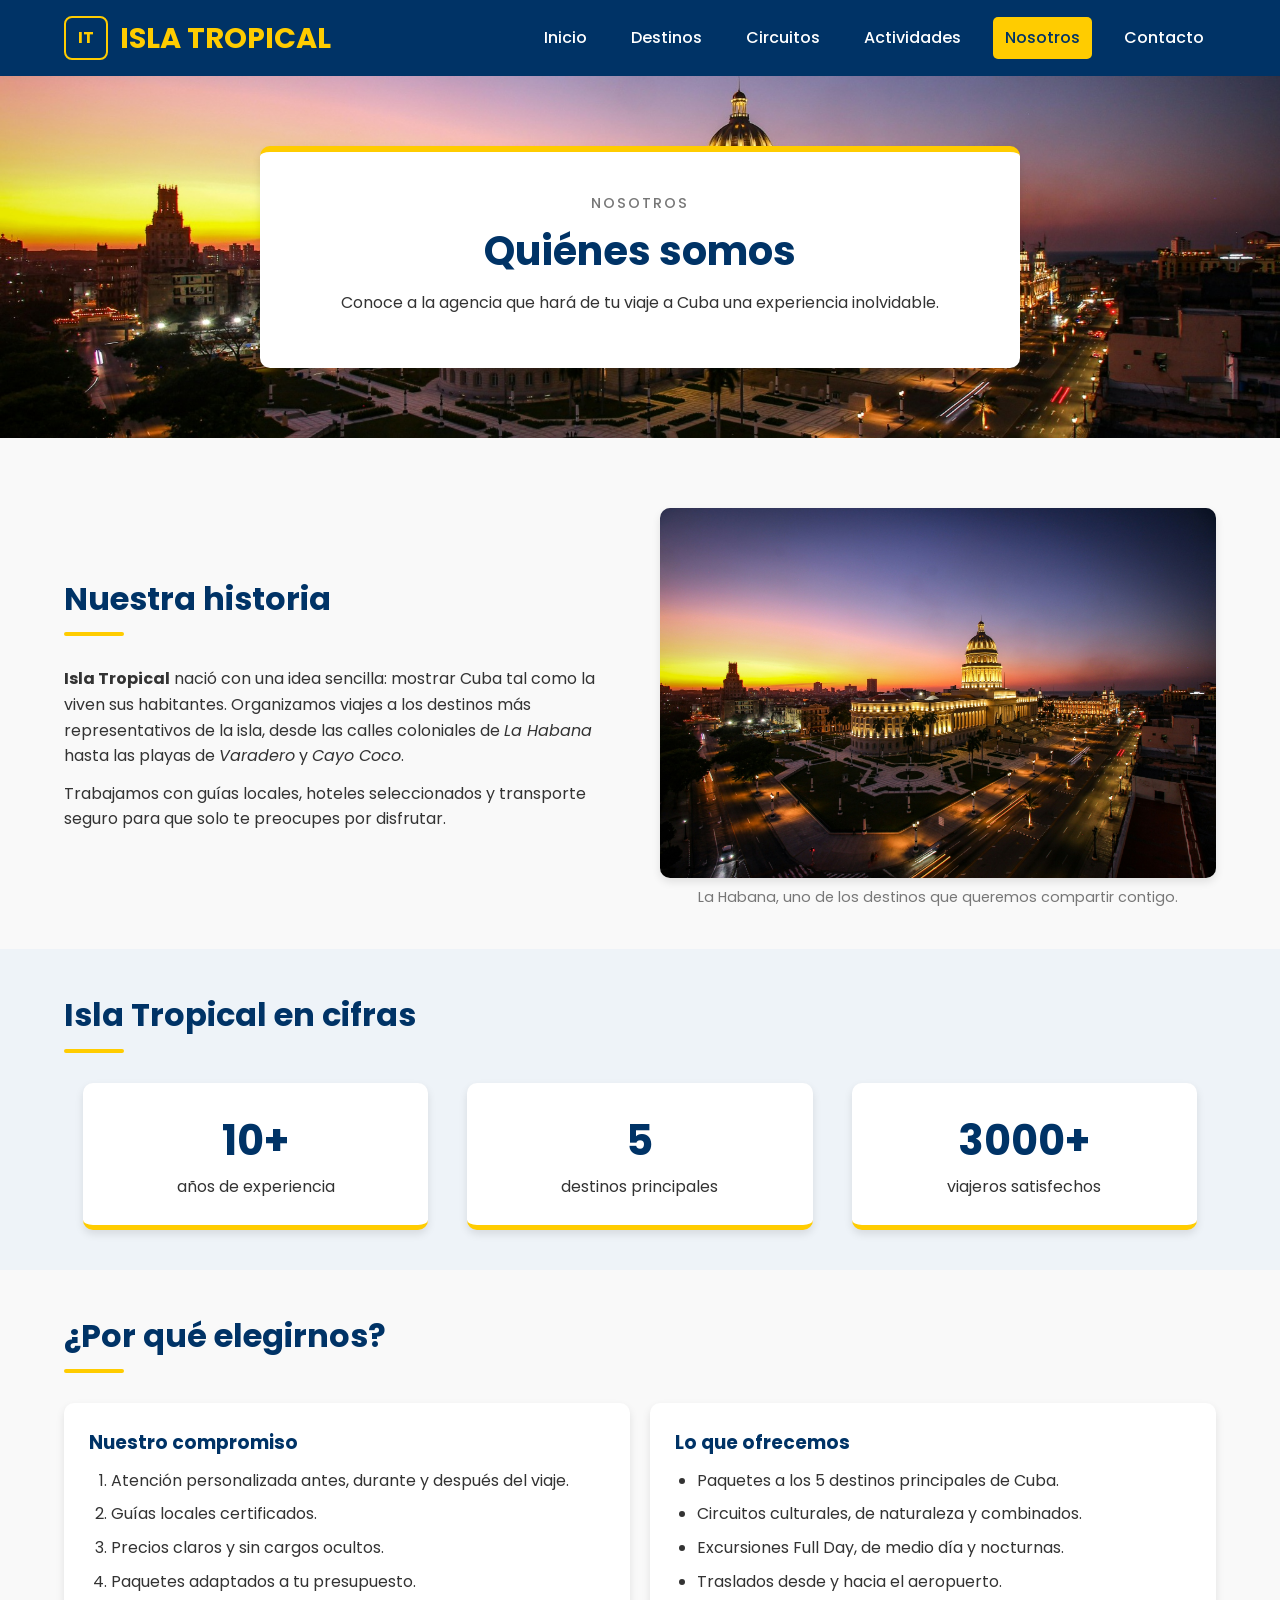
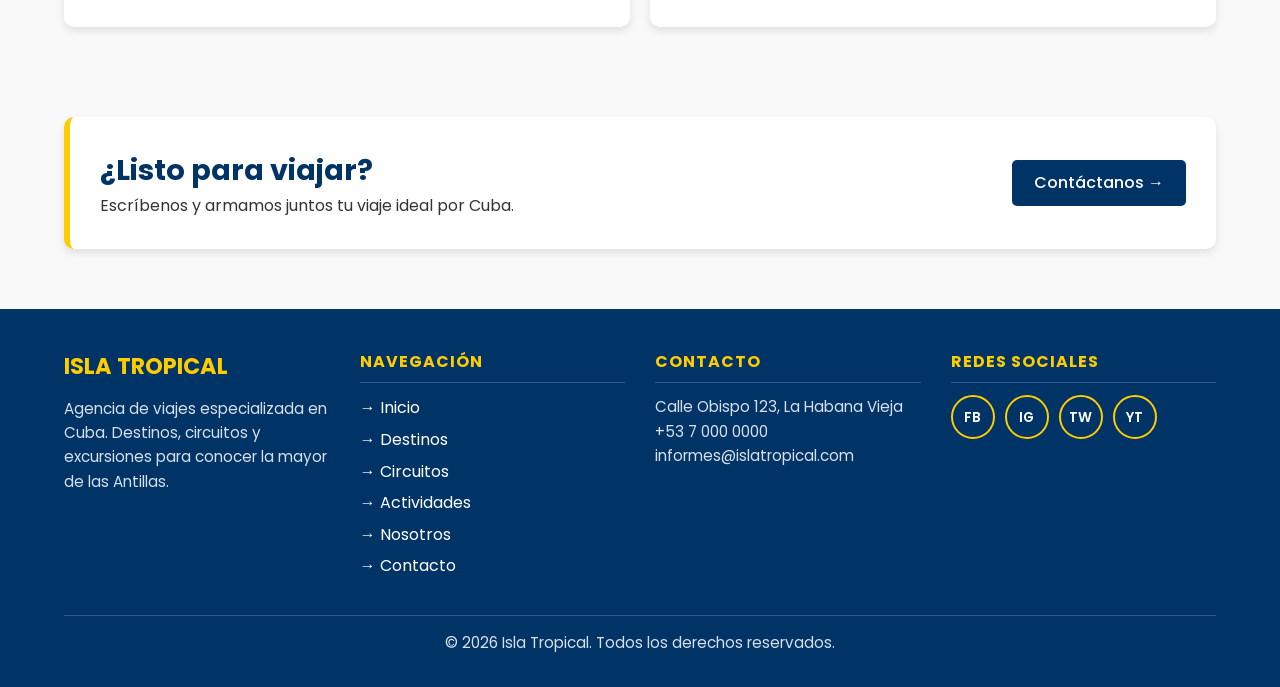
<file: AEW_Grupo9_TurismoCuba/quienes-somos.html>
<!DOCTYPE html>

<html lang="es">
<head>
<meta charset="utf-8"/>
<meta content="width=device-width, initial-scale=1.0" name="viewport"/>
<title>Quiénes somos | Isla Tropical</title>
<link href="estilos.css" rel="stylesheet"/>
</head>
<body>

<header id="cabecera">
<div class="contenedor">
<a href="index.html" id="logo">
<span class="logo-icono">IT</span>
        ISLA TROPICAL
      </a>

<nav id="menu">
<ul>
<li><a href="index.html">Inicio</a></li>
<li><a href="destinos.html">Destinos</a>
<ul>
<li><a href="destinos.html#la-habana">La Habana</a></li>
<li><a href="destinos.html#varadero">Varadero</a></li>
<li><a href="destinos.html#cayo-coco">Cayo Coco</a></li>
<li><a href="destinos.html#holguin">Holguín</a></li>
<li><a href="destinos.html#santiago">Santiago de Cuba</a></li>
</ul>
</li>
<li><a href="circuitos.html">Circuitos</a>
<ul>
<li><a href="circuitos.html#culturales">Culturales</a></li>
<li><a href="circuitos.html#naturaleza">Naturaleza</a></li>
<li><a href="circuitos.html#combinados">Combinados</a></li>
</ul>
</li>
<li><a href="actividades.html">Actividades</a>
<ul>
<li><a href="actividades.html#full-day">Full Day</a></li>
<li><a href="actividades.html#medio-dia">Medio Día</a></li>
<li><a href="actividades.html#nocturnas">Nocturnas</a></li>
</ul>
</li>
<li><a class="activo" href="quienes-somos.html">Nosotros</a>
<ul>
<li><a href="quienes-somos.html">Quiénes somos</a></li>
<li><a href="mision-vision.html">Misión / Visión</a></li>
</ul>
</li>
<li><a href="contacto.html">Contacto</a></li>
</ul>
</nav>
</div>
</header>

<section class="hero hero-nosotros">
<div class="hero-caja">
<p class="hero-etiqueta">Nosotros</p>
<h1>Quiénes somos</h1>
<p>Conoce a la agencia que hará de tu viaje a Cuba una experiencia inolvidable.</p>
</div>
</section>
<main>

<section class="seccion">
<div class="contenedor historia">
<article class="historia-texto">
<h2 class="titulo">Nuestra historia</h2>
<p>
<strong>Isla Tropical</strong> nació con una idea sencilla: mostrar Cuba tal como la viven
            sus habitantes. Organizamos viajes a los destinos más representativos de la isla, desde
            las calles coloniales de <em>La Habana</em> hasta las playas de <em>Varadero</em> y
            <em>Cayo Coco</em>.
          </p>
<p>
            Trabajamos con guías locales, hoteles seleccionados y transporte seguro para que solo te
            preocupes por disfrutar.
          </p>
</article>
<figure class="historia-imagen">
<img alt="Vista de La Habana" height="420" src="la-habana.jpg" width="600"/>
<figcaption>La Habana, uno de los destinos que queremos compartir contigo.</figcaption>
</figure>
</div>
</section>

<section class="seccion seccion-gris">
<div class="contenedor">
<h2 class="titulo">Isla Tropical en cifras</h2>
<div class="cifras">
<div class="cifra">
<span class="numero">10+</span>
<span>años de experiencia</span>
</div>
<div class="cifra">
<span class="numero">5</span>
<span>destinos principales</span>
</div>
<div class="cifra">
<span class="numero">3000+</span>
<span>viajeros satisfechos</span>
</div>
</div>
</div>
</section>

<section class="seccion">
<div class="contenedor">
<h2 class="titulo">¿Por qué elegirnos?</h2>
<div class="dos-columnas">
<article class="tarjeta">
<h3>Nuestro compromiso</h3>
<ol>
<li>Atención personalizada antes, durante y después del viaje.</li>
<li>Guías locales certificados.</li>
<li>Precios claros y sin cargos ocultos.</li>
<li>Paquetes adaptados a tu presupuesto.</li>
</ol>
</article>
<article class="tarjeta">
<h3>Lo que ofrecemos</h3>
<ul>
<li>Paquetes a los 5 destinos principales de Cuba.</li>
<li>Circuitos culturales, de naturaleza y combinados.</li>
<li>Excursiones Full Day, de medio día y nocturnas.</li>
<li>Traslados desde y hacia el aeropuerto.</li>
</ul>
</article>
</div>
</div>
</section>
</main>

<section class="llamada">
<div class="contenedor">
<div>
<h2>¿Listo para viajar?</h2>
<p>Escríbenos y armamos juntos tu viaje ideal por Cuba.</p>
</div>
<a class="boton" href="contacto.html">Contáctanos →</a>
</div>
</section>

<footer id="pie">
<div class="contenedor">
<div class="pie-columnas">
<div>
<h3>ISLA TROPICAL</h3>
<p>Agencia de viajes especializada en Cuba. Destinos, circuitos y excursiones para conocer la mayor de las Antillas.</p>
</div>
<div>
<h4>Navegación</h4>
<ul>
<li><a href="index.html">→ Inicio</a></li>
<li><a href="destinos.html">→ Destinos</a></li>
<li><a href="circuitos.html">→ Circuitos</a></li>
<li><a href="actividades.html">→ Actividades</a></li>
<li><a href="quienes-somos.html">→ Nosotros</a></li>
<li><a href="contacto.html">→ Contacto</a></li>
</ul>
</div>
<div>
<h4>Contacto</h4>
<p>Calle Obispo 123, La Habana Vieja<br/>
             +53 7 000 0000<br/>
             informes@islatropical.com</p>
</div>
<div>
<h4>Redes sociales</h4>
<div class="redes">
<a class="red" href="https://www.facebook.com" target="_blank">FB</a>
<a class="red" href="https://www.instagram.com" target="_blank">IG</a>
<a class="red" href="https://www.x.com" target="_blank">TW</a>
<a class="red" href="https://www.youtube.com" target="_blank">YT</a>
</div>
</div>
</div>
<p class="pie-final">© 2026 Isla Tropical. Todos los derechos reservados.</p>
</div>
</footer>
</body>
</html>
</file>
<file: AEW_Grupo9_TurismoCuba/estilos.css>
@import url("https://fonts.googleapis.com/css2?family=Poppins:wght@400;500;600;700&display=swap");
* {
    margin: 0;
    padding: 0;
    box-sizing: border-box;
}


body {
    font-family: 'Poppins', sans-serif;
    background-color: #f9f9f9;
    color: #333;
    line-height: 1.6;
}

img {
    max-width: 100%;
    height: auto;
    display: block;
}

p {
    margin-bottom: 12px;
}

h1, h2, h3 {
    font-family: 'Poppins', sans-serif;
    color: #003366;
}

/* Selector de clase: contenedor centrado */
.contenedor {
    width: 90%;
    margin: 0 auto;
}

/* CABECERA: LOGO + MENÚ*/
#cabecera {
    background-color: #003366;
    color: white;
    padding: 15px 0;
    position: relative;
    z-index: 10;                   
}

#cabecera .contenedor {
    display: flex;
    justify-content: space-between;
    align-items: center;
}


#logo {
    display: flex;
    align-items: center;
    gap: 12px;
    font-size: 1.8rem;
    font-weight: 700;
    color: #ffcc00;
    text-decoration: none;
}

.logo-icono {
    width: 44px;
    height: 44px;
    border: 2px solid #ffcc00;
    border-radius: 8px;
    display: flex;
    justify-content: center;
    align-items: center;
    font-size: 1rem;
}

/*  MENÚ DESPLEGABLE */
#menu ul {
    list-style: none;
}


#menu > ul {
    display: flex;
    gap: 20px;
}

#menu ul li {
    position: relative;             
}

#menu ul li a {
    display: block;
    color: white;
    text-decoration: none;
    font-weight: 500;
    padding: 8px 12px;
    border-radius: 5px;
    transition: background-color 0.3s ease;
}


#menu ul li a:hover,
#menu ul li a.activo {
    background-color: #ffcc00;
    color: #003366;
}


#menu ul ul {
    visibility: hidden;
    position: absolute;
    top: 100%;
    left: 0;
    min-width: 200px;
    margin-top: 8px;
    background-color: #003366;
    border-radius: 8px;
    padding: 8px;
    box-shadow: 0 4px 8px rgba(0, 0, 0, 0.2);
}

#menu ul ul li a {
    font-weight: 400;
}

#menu ul ul::before {
    content: "";
    position: absolute;
    top: -8px;
    left: 0;
    width: 100%;
    height: 8px;
}

#menu ul li:hover > ul {
    visibility: visible;
}

.hero {
    background-size: cover;
    background-position: center;
    padding: 70px 20px;
}

.hero-nosotros {
    background-image: url("la-habana.jpg");
}

.hero-contacto {
    background-image: url("varadero.jpg");
}

.hero-caja {
    max-width: 760px;
    margin: 0 auto;
    background-color: white;
    border-radius: 10px;
    border-top: 6px solid #ffcc00;
    box-shadow: 0 4px 8px rgba(0, 0, 0, 0.1);
    padding: 40px;
    text-align: center;
    animation: aparecer 0.8s ease; 
}

.hero-etiqueta {
    text-transform: uppercase;
    letter-spacing: 2px;
    color: #777;
    font-size: 0.9rem;
    font-weight: 500;
}

.hero-caja h1 {
    font-size: 2.5rem;
    line-height: 1.2;
    margin-bottom: 15px;
}

@keyframes aparecer {
    from {
        opacity: 0;
        transform: translateY(-20px);
    }
    to {
        opacity: 1;
        transform: translateY(0);
    }
}

main {
    margin: 30px auto;
}

.seccion {
    padding: 40px 0;
}

.seccion-gris {
    background-color: #eef3f8;
}

.titulo {
    font-size: 2rem;
    margin-bottom: 30px;
}

.titulo::after {
    content: "";
    display: block;
    width: 60px;
    height: 4px;
    background-color: #ffcc00;
    border-radius: 2px;
    margin-top: 8px;
}

.tarjeta {
    background-color: white;
    border-radius: 10px;
    box-shadow: 0 4px 8px rgba(0, 0, 0, 0.1);
    padding: 25px;
    transition: transform 0.3s ease;  
}

.tarjeta:hover {
    transform: scale(1.03); 
}

.tarjeta h3 {
    margin-bottom: 10px;
}

.tarjeta ul,
.tarjeta ol {
    padding-left: 22px;
}

.tarjeta li {
    margin-bottom: 8px;
}

.boton {
    display: inline-block;
    background-color: #003366;
    color: white;
    padding: 10px 22px;
    text-decoration: none;
    border: none;
    border-radius: 5px;
    font-family: 'Poppins', sans-serif;
    font-size: 1rem;
    font-weight: 500;
    cursor: pointer;
    transition: background-color 0.3s ease;
}

.boton:hover {
    background-color: #ffcc00;
    color: #003366;
}

.dos-columnas {
    display: flex;
    flex-wrap: wrap;
    gap: 20px;
}

.dos-columnas > * {
    flex: 1;
}

.llamada {
    padding: 20px 0;
}

.llamada .contenedor {
    display: flex;
    justify-content: space-between;
    align-items: center;
    background-color: white;
    border-left: 6px solid #ffcc00;
    border-radius: 10px;
    box-shadow: 0 4px 8px rgba(0, 0, 0, 0.1);
    padding: 30px;
}

.llamada h2 {
    font-size: 1.8rem;
}

.llamada p {
    margin-bottom: 0;
}

#pie {
    background-color: #003366;
    color: white;
    padding: 40px 0 20px;
    margin-top: 40px;
}

.pie-columnas {
    display: flex;
    flex-wrap: wrap;
    justify-content: space-between;
    gap: 30px;
}

.pie-columnas > div {
    flex: 1;
    min-width: 200px;
}

#pie h3 {
    color: #ffcc00;
    font-size: 1.4rem;
    margin-bottom: 12px;
}

#pie h4 {
    color: #ffcc00;
    text-transform: uppercase;
    letter-spacing: 1px;
    border-bottom: 1px solid rgba(255, 255, 255, 0.2);
    padding-bottom: 8px;
    margin-bottom: 12px;
}

#pie p {
    color: #d6e0ea;
    font-size: 0.95rem;
}

#pie ul {
    list-style: none;
}

#pie ul li {
    margin-bottom: 6px;
}

#pie a {
    color: white;
    text-decoration: none;
    transition: color 0.3s ease;
}

#pie ul a:hover {
    color: #ffcc00;
}

.redes {
    display: flex;
    gap: 10px;
}

.red {
    width: 44px;
    height: 44px;
    border: 2px solid #ffcc00;
    border-radius: 50%;
    display: flex;
    justify-content: center;
    align-items: center;
    font-size: 0.85rem;
    font-weight: 600;
    transition: transform 1s ease, background-color 0.3s ease;
}

.red:hover {
    transform: rotateY(360deg);
    background-color: #ffcc00;
    color: #003366;
}

.pie-final {
    text-align: center;
    border-top: 1px solid rgba(255, 255, 255, 0.2);
    margin-top: 30px;
    padding-top: 15px;
}

/* QUIÉNES SOMOS  */
.historia {
    display: flex;                  
    align-items: center;
    gap: 40px;
}

.historia-texto,
.historia-imagen {
    flex: 1;
}

.historia-imagen img {
    border-radius: 10px;
    box-shadow: 0 4px 8px rgba(0, 0, 0, 0.1);
}

figcaption {
    font-size: 0.9rem;
    color: #777;
    text-align: center;
    margin-top: 8px;
}

.cifras {
    display: flex;
    flex-wrap: wrap;
    justify-content: space-evenly;
    gap: 20px;
}

.cifra {
    width: 30%;
    background-color: white;
    border-radius: 10px;
    border-bottom: 5px solid #ffcc00;
    box-shadow: 0 4px 8px rgba(0, 0, 0, 0.1);
    padding: 25px;
    text-align: center;
    transition: transform 0.3s ease;
}

.cifra:hover {
    transform: scale(1.03);
}

.numero {
    display: block;
    font-size: 2.6rem;
    font-weight: 700;
    color: #003366;
}

/*  MISIÓN / VISIÓN  */
.tarjeta-imagen {
    padding: 0;
    overflow: hidden;                
}

.tarjeta-imagen img {
    width: 100%;
    height: 200px;
    object-fit: cover;
}

.tarjeta-cuerpo {
    padding: 15px 25px 25px;
}

.valores {
    display: flex;
    flex-wrap: wrap;
    gap: 20px;
}

.valor {
    flex: 1;
    min-width: 200px;
    background-color: white;
    border-radius: 10px;
    border-top: 5px solid #003366;
    box-shadow: 0 4px 8px rgba(0, 0, 0, 0.1);
    padding: 20px;
    transition: transform 0.3s ease, border-color 0.3s ease;
}

.valor:hover {
    transform: scale(1.03);
    border-top-color: #ffcc00;
}

.valor dt {
    font-weight: 600;
    font-size: 1.1rem;
    color: #003366;
    margin-bottom: 6px;
}

.valor dd {
    font-size: 0.95rem;
}

/*  CONTACTO - */
.contacto {
    display: flex;
    gap: 30px;
    align-items: flex-start;
}

.contacto > article {
    flex: 3;                          
}

.contacto > aside {
    flex: 2;
}

.formulario label {
    display: block;
    font-weight: 500;
    color: #003366;
    margin: 14px 0 6px;
}

.formulario label:first-child {
    margin-top: 0;
}

.formulario input,
.formulario select,
.formulario textarea {
    width: 100%;
    padding: 10px 12px;
    border: 1px solid #ccc;
    border-radius: 5px;
    font-family: 'Poppins', sans-serif;
    font-size: 0.95rem;
    transition: border-color 0.3s ease;
}

.formulario input:focus,
.formulario select:focus,
.formulario textarea:focus {
    outline: none;
    border-color: #003366;
}

.formulario .boton {
    margin-top: 20px;
}

.datos dt {
    font-weight: 600;
    color: #003366;
    margin-top: 12px;
}

.mapa {
    width: 100%;
    height: 240px;
    border: 0;
    border-radius: 10px;
    margin-top: 20px;
}

/*  RESPONSIVE */
@media (max-width: 768px) {
    #cabecera .contenedor {
        flex-direction: column;
        gap: 10px;
    }

    #menu > ul {
        flex-direction: column;
        align-items: center;
        gap: 5px;
    }

    #menu ul ul {
        display: none;                
    }

    .historia,
    .contacto,
    .dos-columnas,
    .llamada .contenedor {
        flex-direction: column;
        text-align: center;
        gap: 20px;
    }

    .cifra {
        width: 80%;
    }

    .hero-caja h1 {
        font-size: 2rem;
    }
}

/* Ajustes compartidos: navegación y portada */
#menu ul li:focus-within > ul { visibility:visible; }
#menu ul li a:focus-visible, .boton:focus-visible {outline:3px solid #ffcc00;outline-offset:2px}
.hero-inicio {background-image: linear-gradient(90deg,rgba(0,32,61,.75),rgba(0,32,61,.14)),url('varadero.jpg');min-height:490px;display:flex;align-items:center}
.hero-inicio .contenedor{width:90%}
.hero-inicio h1{color:white;font-size:clamp(2.3rem,5vw,4.3rem);line-height:1.13;max-width:730px;margin-bottom:18px}
.hero-inicio p{color:white;font-size:1.12rem;max-width:580px;margin-bottom:24px}
.portada-grid{display:grid;grid-template-columns:repeat(3,minmax(0,1fr));gap:22px}
.portada-grid .tarjeta{padding:0;overflow:hidden;display:flex;flex-direction:column}
.portada-grid img{width:100%;height:220px;object-fit:cover}
.portada-grid .tarjeta-cuerpo{flex:1;display:flex;flex-direction:column;gap:8px}
.portada-grid .tarjeta-cuerpo .boton{align-self:flex-start;margin-top:auto}
.enlaces-categorias{display:flex;flex-wrap:wrap;gap:12px;margin-top:24px}
.enlaces-categorias a{background:#eef3f8;padding:10px 16px;border-radius:6px;color:#003366;text-decoration:none;font-weight:600}
.seccion[id]{scroll-margin-top:30px}
@media(max-width:900px){#cabecera .contenedor{flex-direction:column;gap:12px}#menu>ul{flex-wrap:wrap;justify-content:center;gap:5px}.portada-grid{grid-template-columns:repeat(2,minmax(0,1fr))}}
@media(max-width:768px){#menu>ul{flex-direction:row;flex-wrap:wrap}#menu ul ul{display:block;visibility:hidden;position:absolute}#menu ul li:hover>ul,#menu ul li:focus-within>ul{visibility:visible}.portada-grid{grid-template-columns:1fr}.hero-inicio{min-height:390px}.hero-inicio h1{font-size:2.25rem}.hero-caja{padding:24px}}
</file>
<file: AEW_Grupo9_TurismoCuba/estilosactividades.css>
/* Estilos exclusivos de esta página; el diseño general viene de estilos.css */
#nav a:hover {
    color: #FFD166;
        }
        
.etiqueta-actividades {
    color:#003366;
    letter-spacing:.15em;
    font-weight:700;
    font-size:.85rem;
}
.actividades-hero h1 {
    color:#003366;
    font-size:clamp(2.2rem,5vw,4rem);
    line-height:1.15;
    max-width:680px;
    margin:12px 0 18px;
}
.actividades-hero p:not(.etiqueta-actividades) {
    color:#003366;
    max-width:620px;
    font-size:1.08rem;
    margin-bottom:24px;
}
.actividades-grid {
    display:grid;
    grid-template-columns:repeat(3,minmax(0,1fr));
    gap:24px;
    margin-top:30px;
}
.actividad-card {
    background:white;
    box-shadow:0 4px 16px #0033661a;
    border-radius:12px;
    overflow:hidden;
    display:flex;
    flex-direction:column;
    scroll-margin-top:24px;
    transition:transform .2s ease;
}
.actividad-card:hover {
    transform:translateY(-4px);
}
.actividad-card img {
    height:215px;
    width:100%;
    object-fit:cover;
}
.actividad-cuerpo {
    padding:24px;
    display:flex;
    flex-direction:column;
    flex:1;
}
.actividad-tipo {
    font-size:.8rem;
    color:#48766e;
    font-weight:700;
    letter-spacing:.05em;
    text-transform:uppercase;
}
.actividad-cuerpo h3 {
    font-size:1.6rem;
    margin:7px 0 8px;
}
.actividad-cuerpo h4 {
    color:#003366;
    margin:10px 0 8px;
}
.actividad-cuerpo ul {
    padding-left:20px;
    margin-bottom:20px;
}
.actividad-cuerpo li {
    margin-bottom:8px;
}
.actividad-cuerpo .boton {
    margin-top:auto;
    align-self:flex-start;
}
.llamada-actividades {
    display:flex;
    justify-content:space-between;
    align-items:center;
    gap:25px;
}
.llamada-actividades h2 {
    color:#003366;
    margin-bottom:10px;
}
</file>
<file: AEW_Grupo9_TurismoCuba/estiloscircuitos.css>
#navegacion {
            text-align: center;
            padding: 14px;
        }

        #navegacion a {
            
            color: #003399;
            text-decoration: none;
            margin: 0 15px;
            font-weight: bold;
        }

        #navegacion a:hover {
            color: #FFD166;
        }
              
        .subtitulo {
            color: #003366;
        }

        .presentacion {
            text-align: center;
            padding: 35px 20px 10px;
        }

        #separados{
            display: flex;
            gap: 20px;
            padding: 20px;
        }
        #mixto{
            padding: 20px;
        }
        .circuitos {
            display: flex;
            flex-direction:column;                
            gap: 25px;
        }

        .tarjeta {
            background-color: white;
            border-radius: 12px;
            overflow: hidden;
            box-shadow: 0 4px 12px #00000015;
            border-top: 5px solid #478078;
            transition: transform 0.3s;
        }

        .tarjeta:hover {
            transform: translateY(-5px);
        }

        .tarjeta img {
            width: 90%;
            height: 400px;
            object-fit: cover;
            display: block;
            margin: auto;
        }
            


        .contenido {
            padding: 22px;
        }

        .contenido h3 {
            color: #003366;
            margin-bottom: 12px;
            font-size: 22px;
        }

        .contenido p {
            margin-bottom: 12px;
        }

        .contenido ul {
            padding-left: 22px;
            margin-bottom: 15px;
        }

        .precio {
            font-size: 25px;
            font-weight: bold;
            color: #003366;
            margin: 15px 0;
        }

        .precio small {
            font-size: 13px;
            font-weight: normal;
            color: #64748B;
        }      
             
        .descripcion {
             max-width: 900px;
            line-height: 1.5;
        }

        .contenedor-imagenes{
            display: flex;
            gap: 10px;
        }
        .contenedor-imagenesimg{
            width: 50%;
            height: 300px;
            object-fit: cover;
        }
</file>
